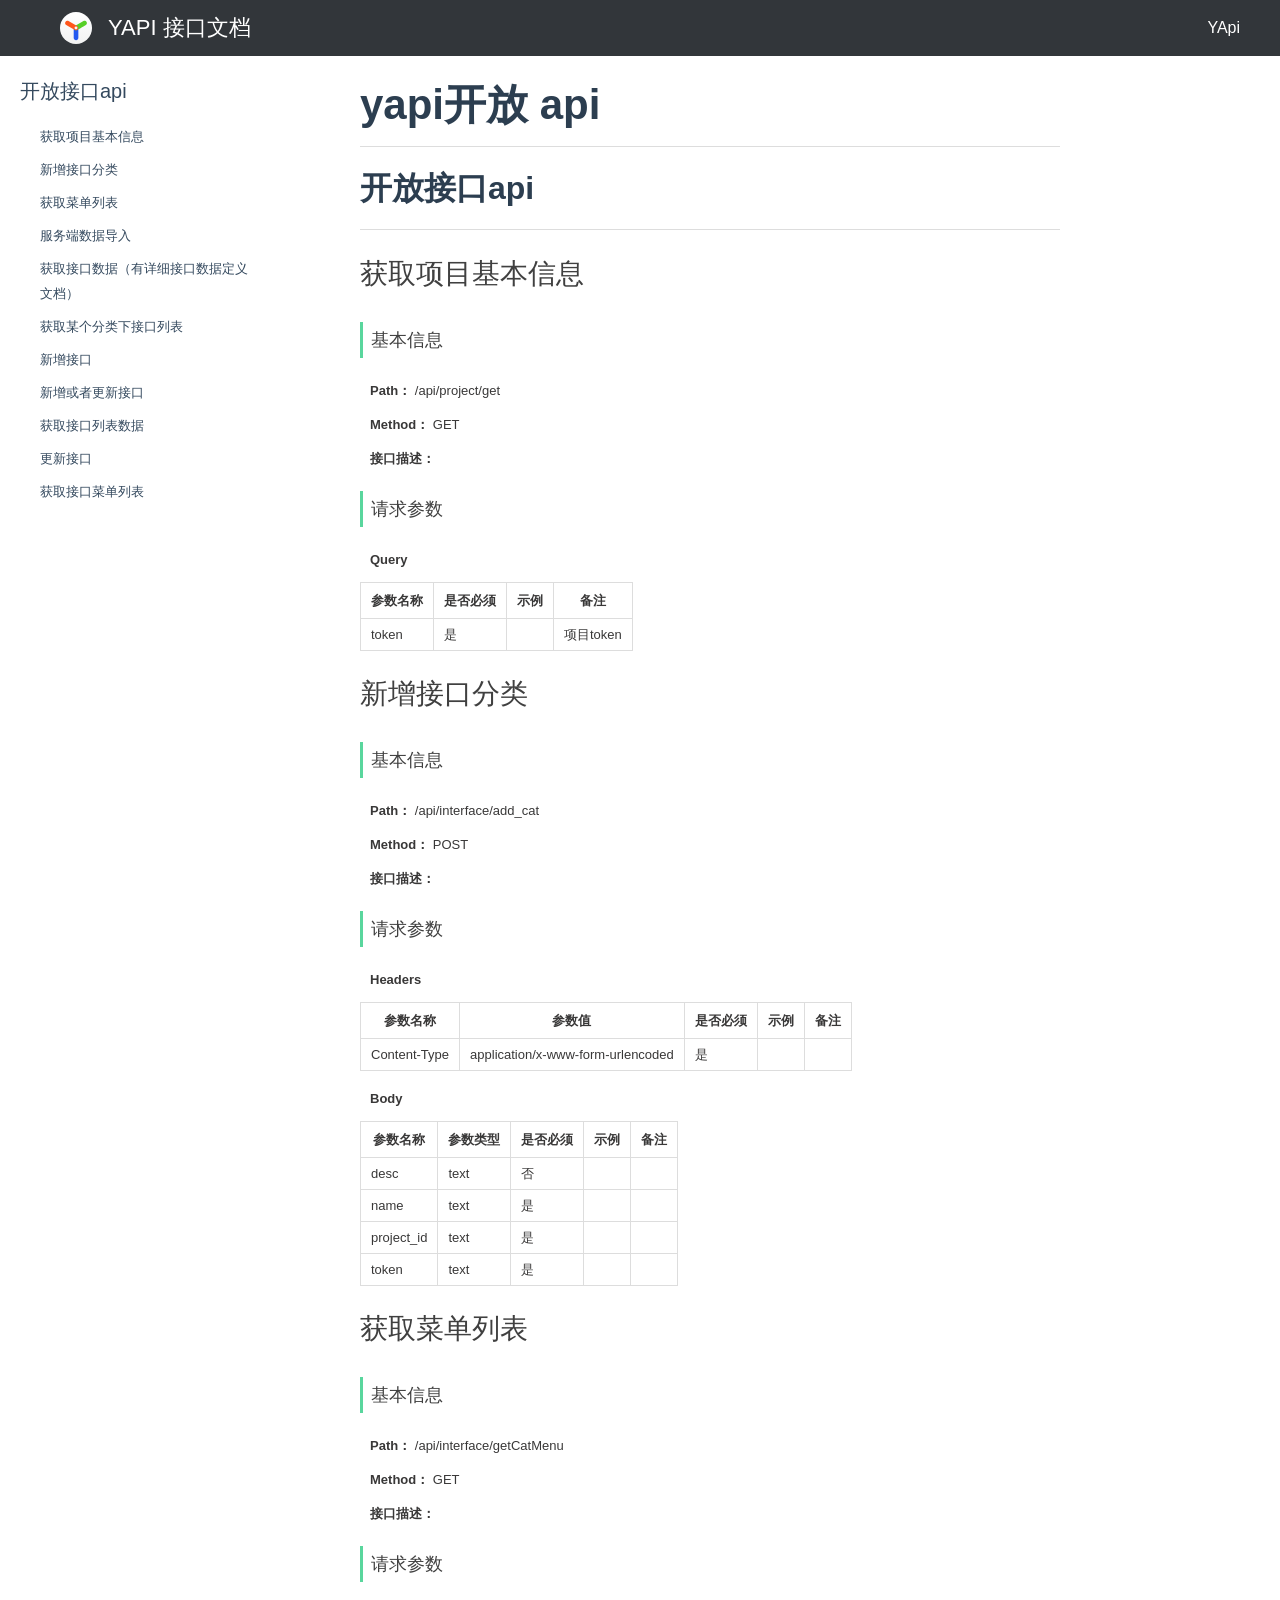
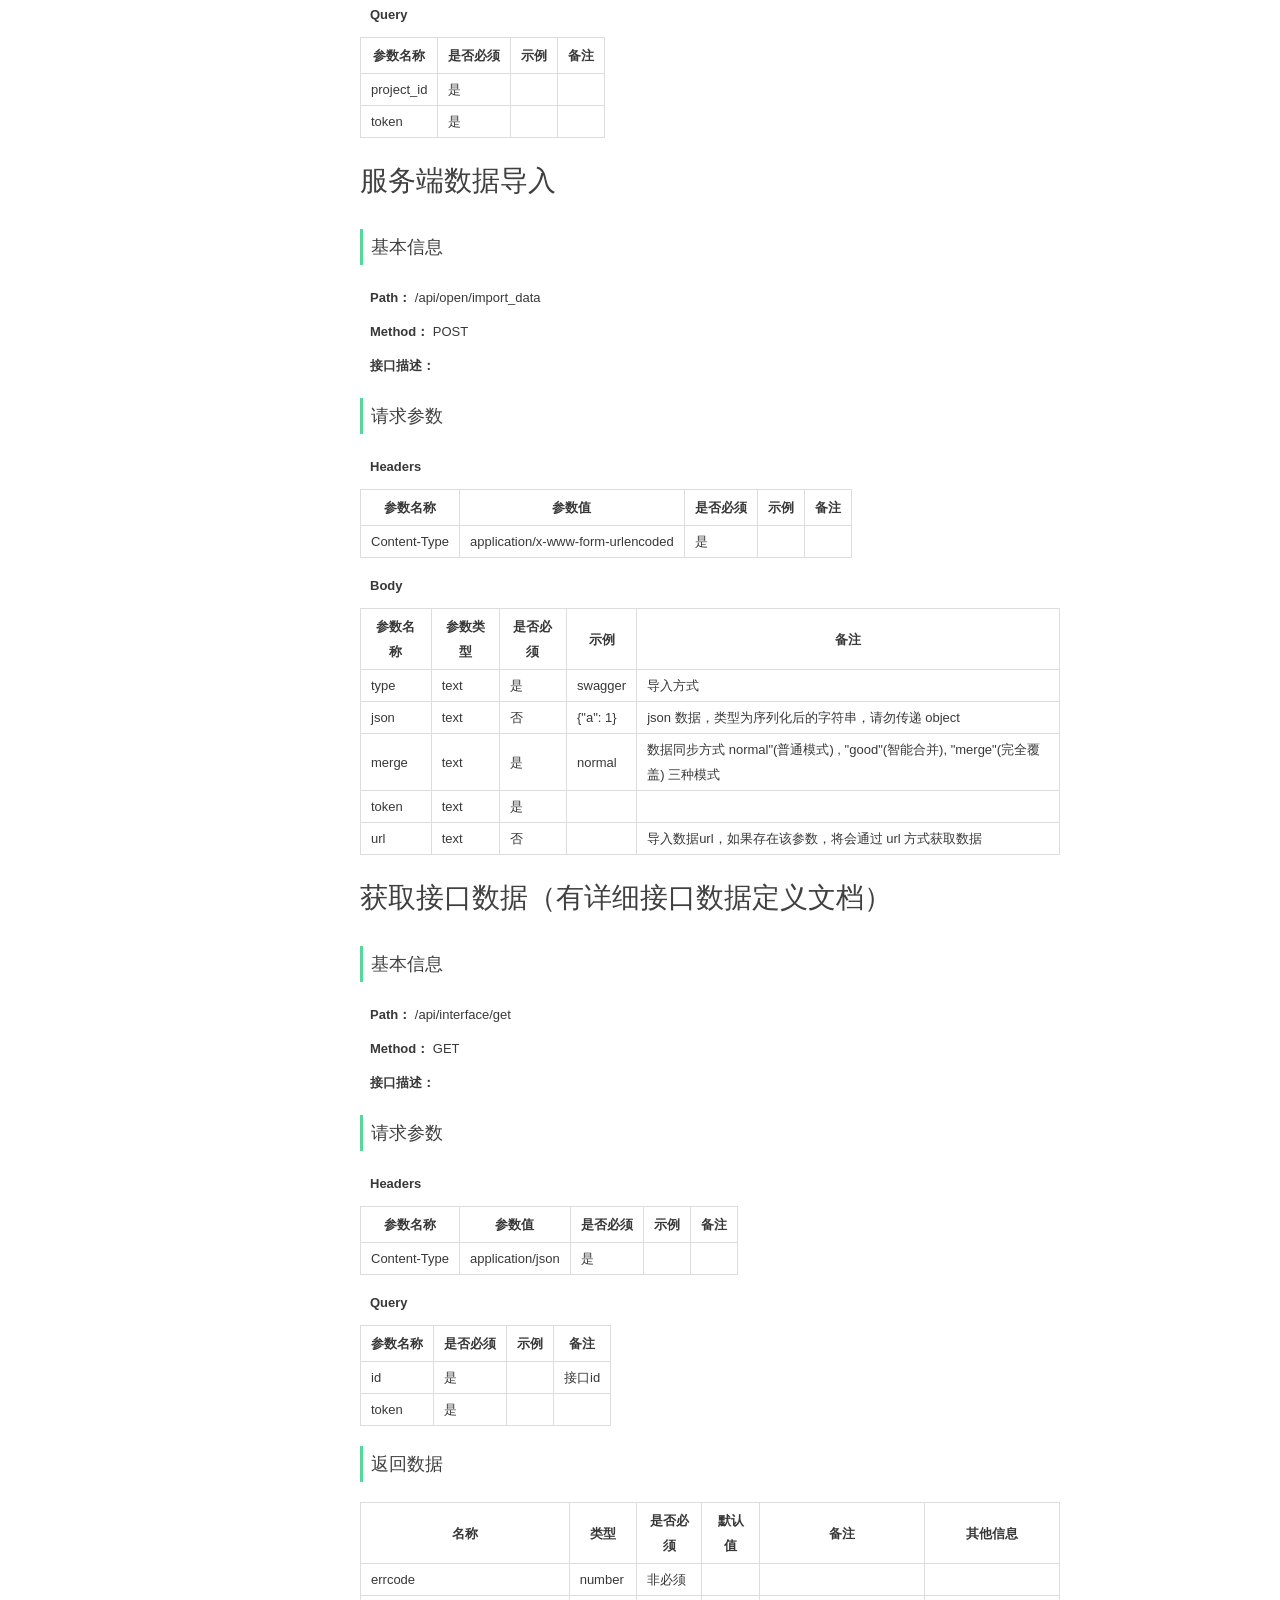
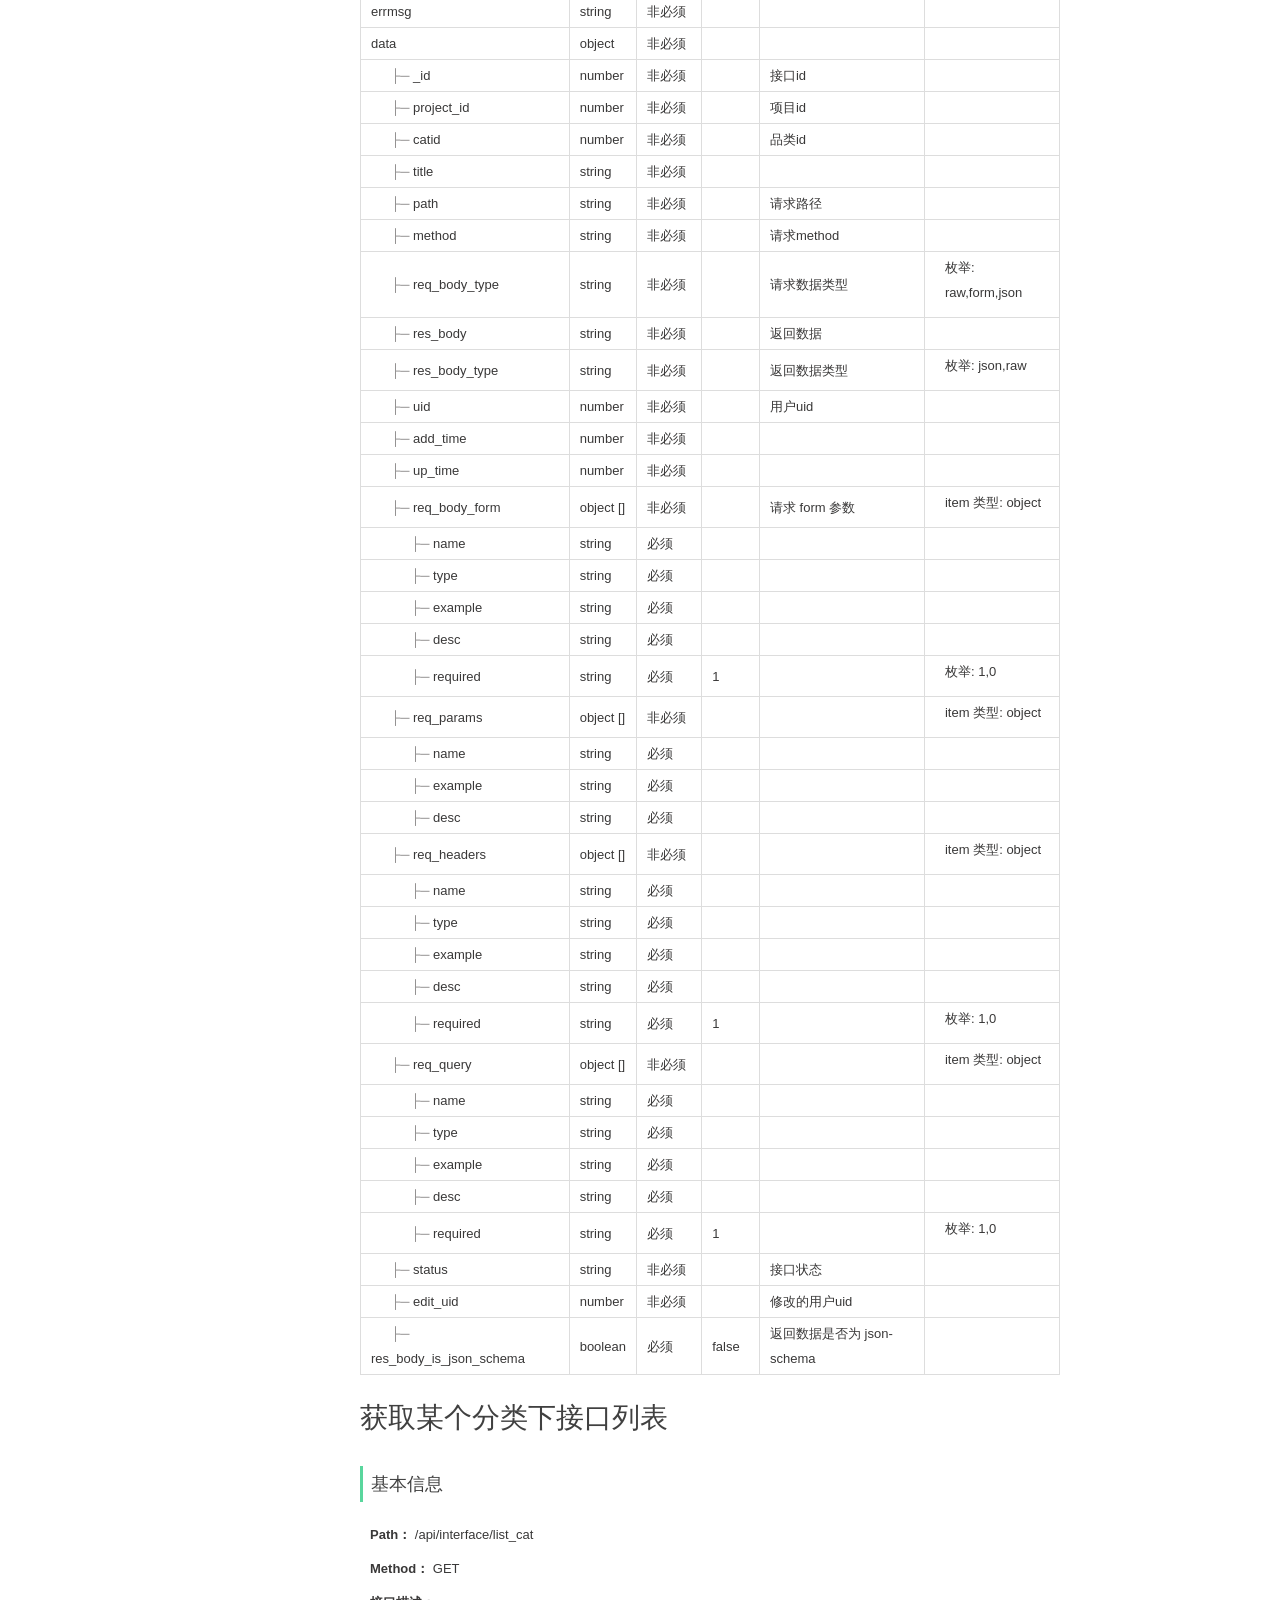
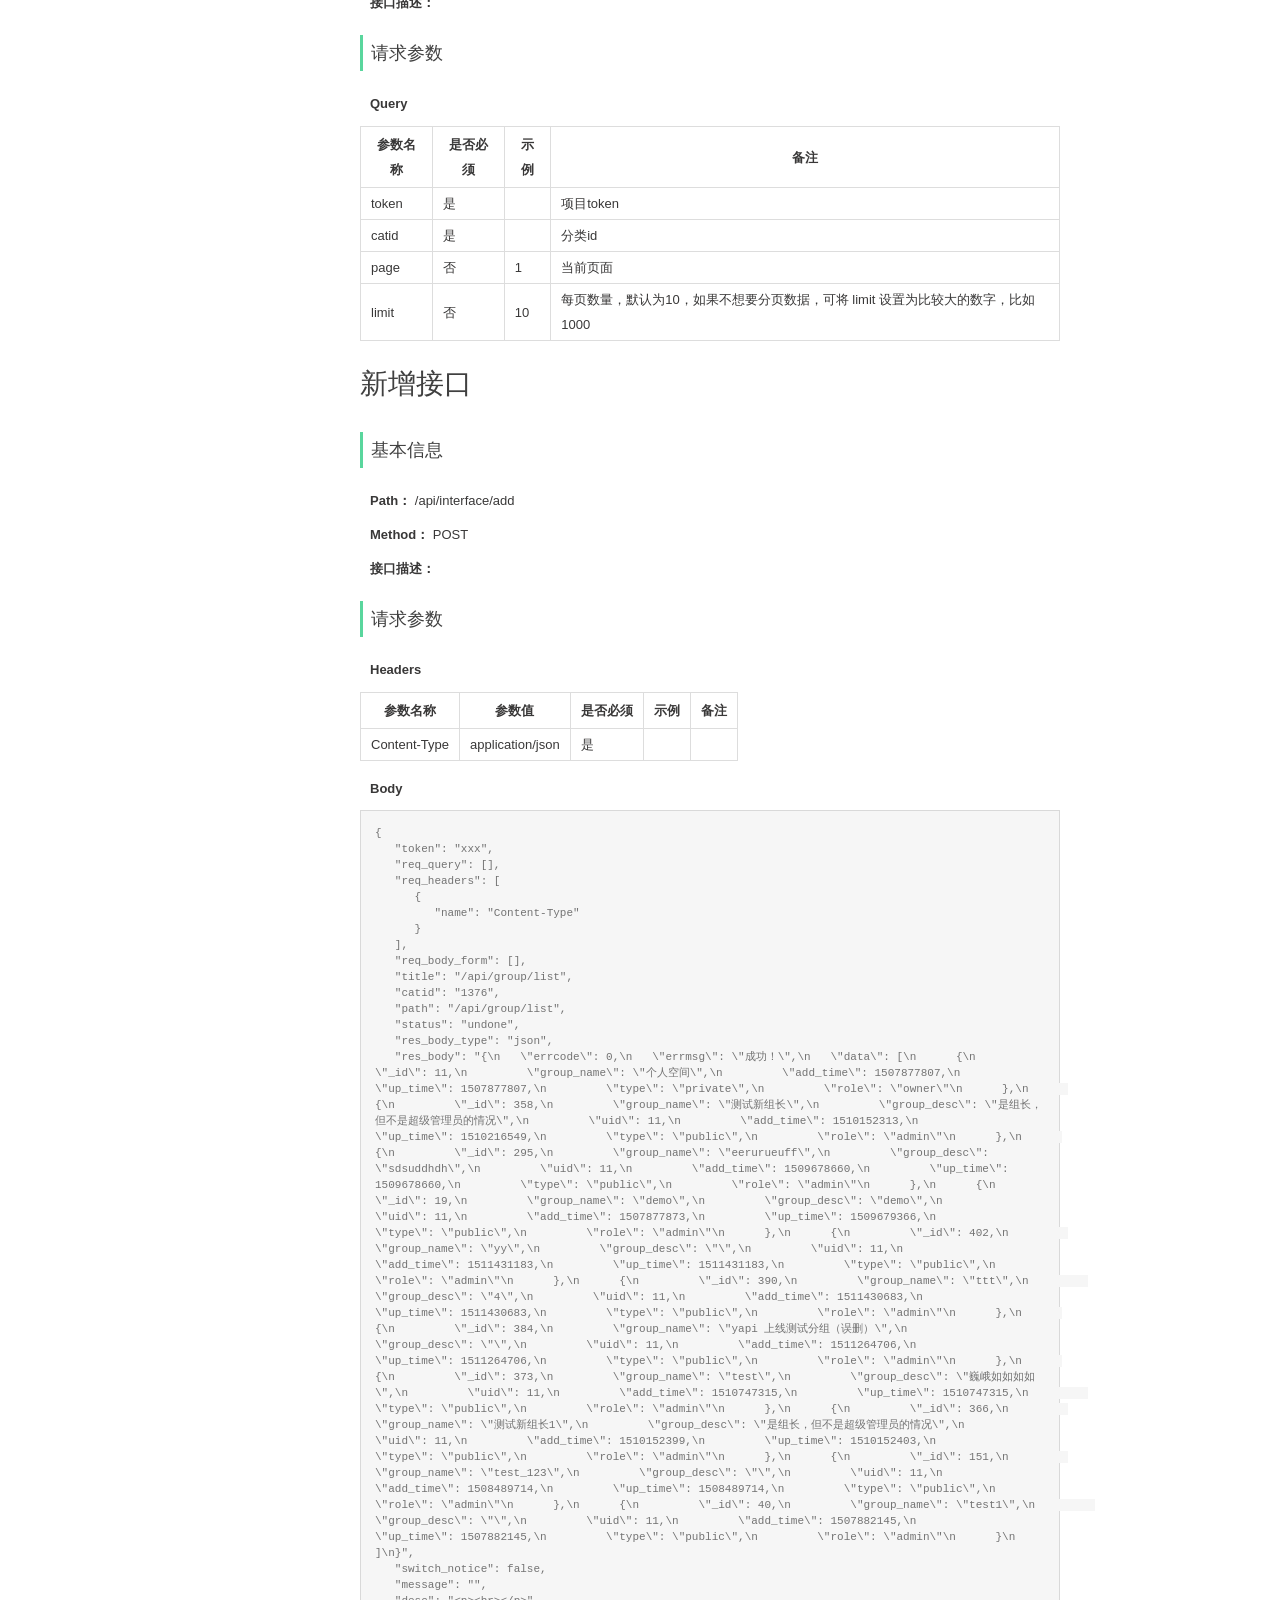
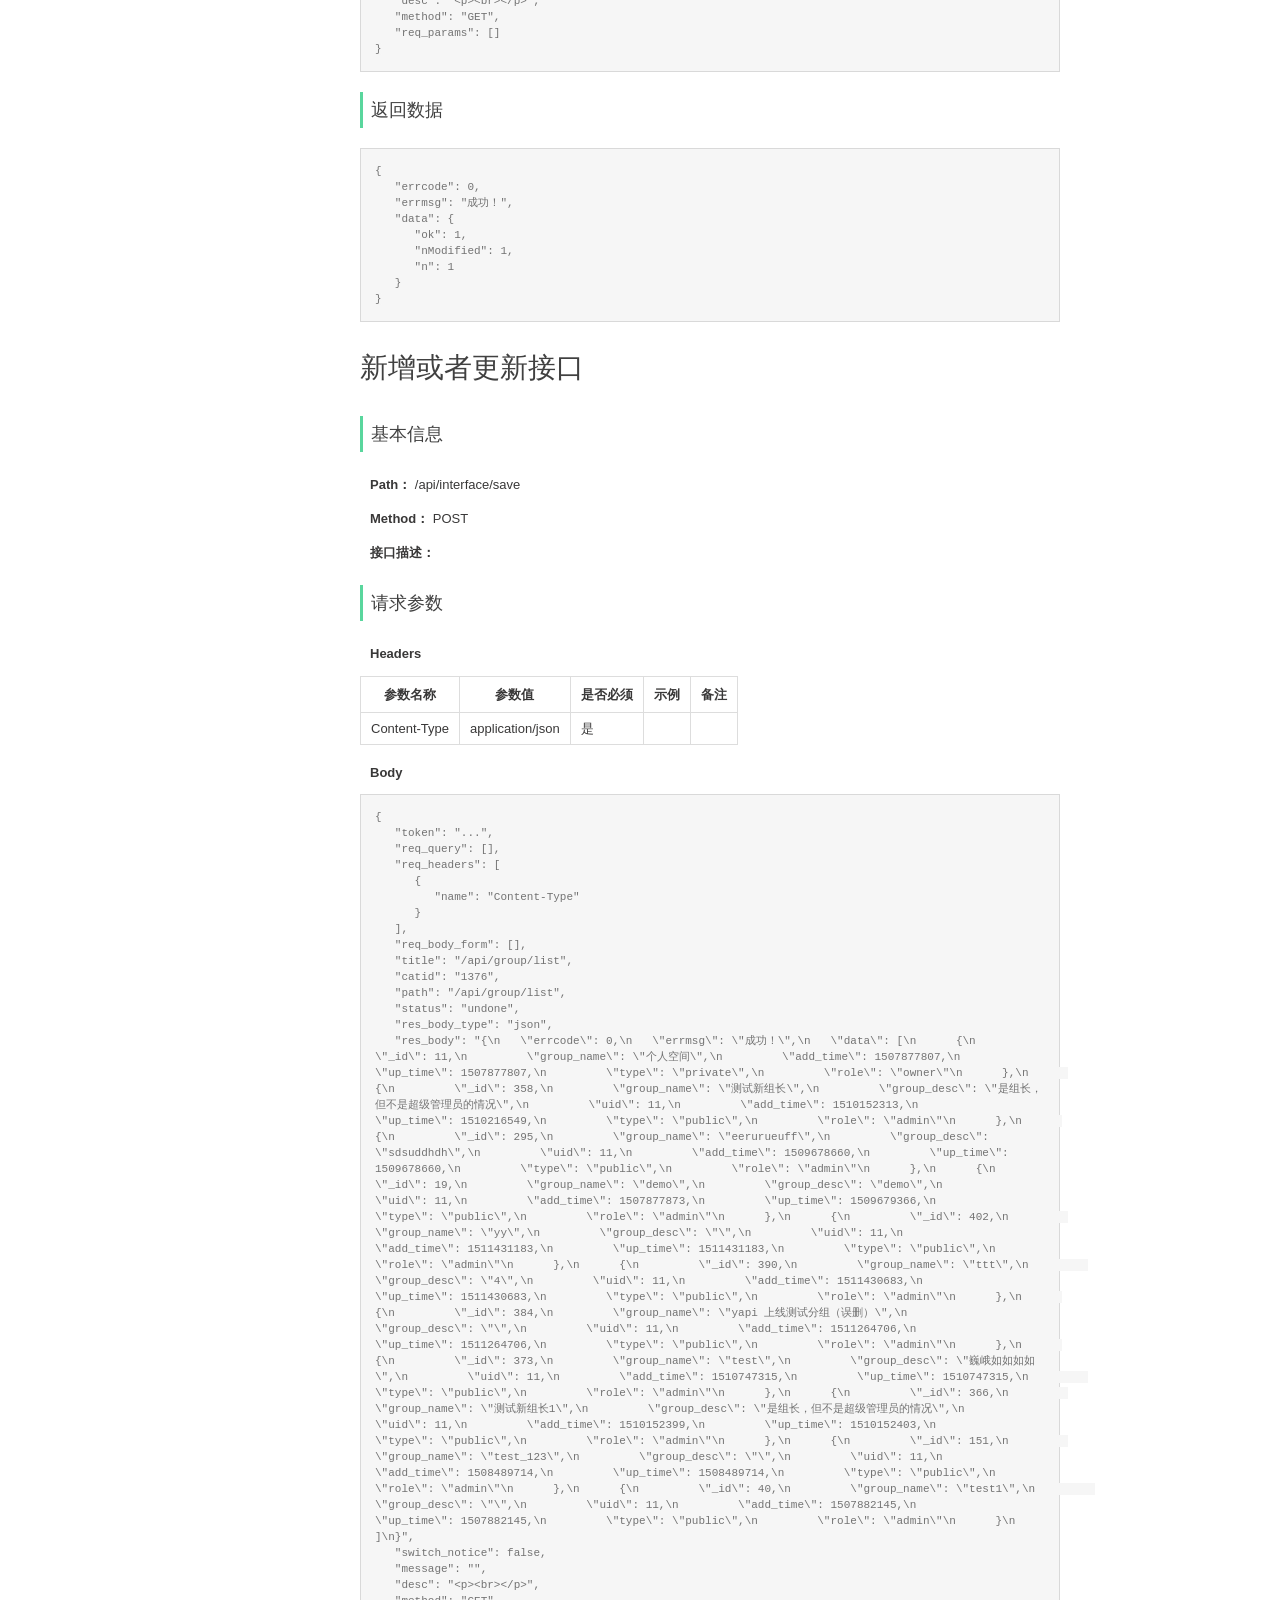
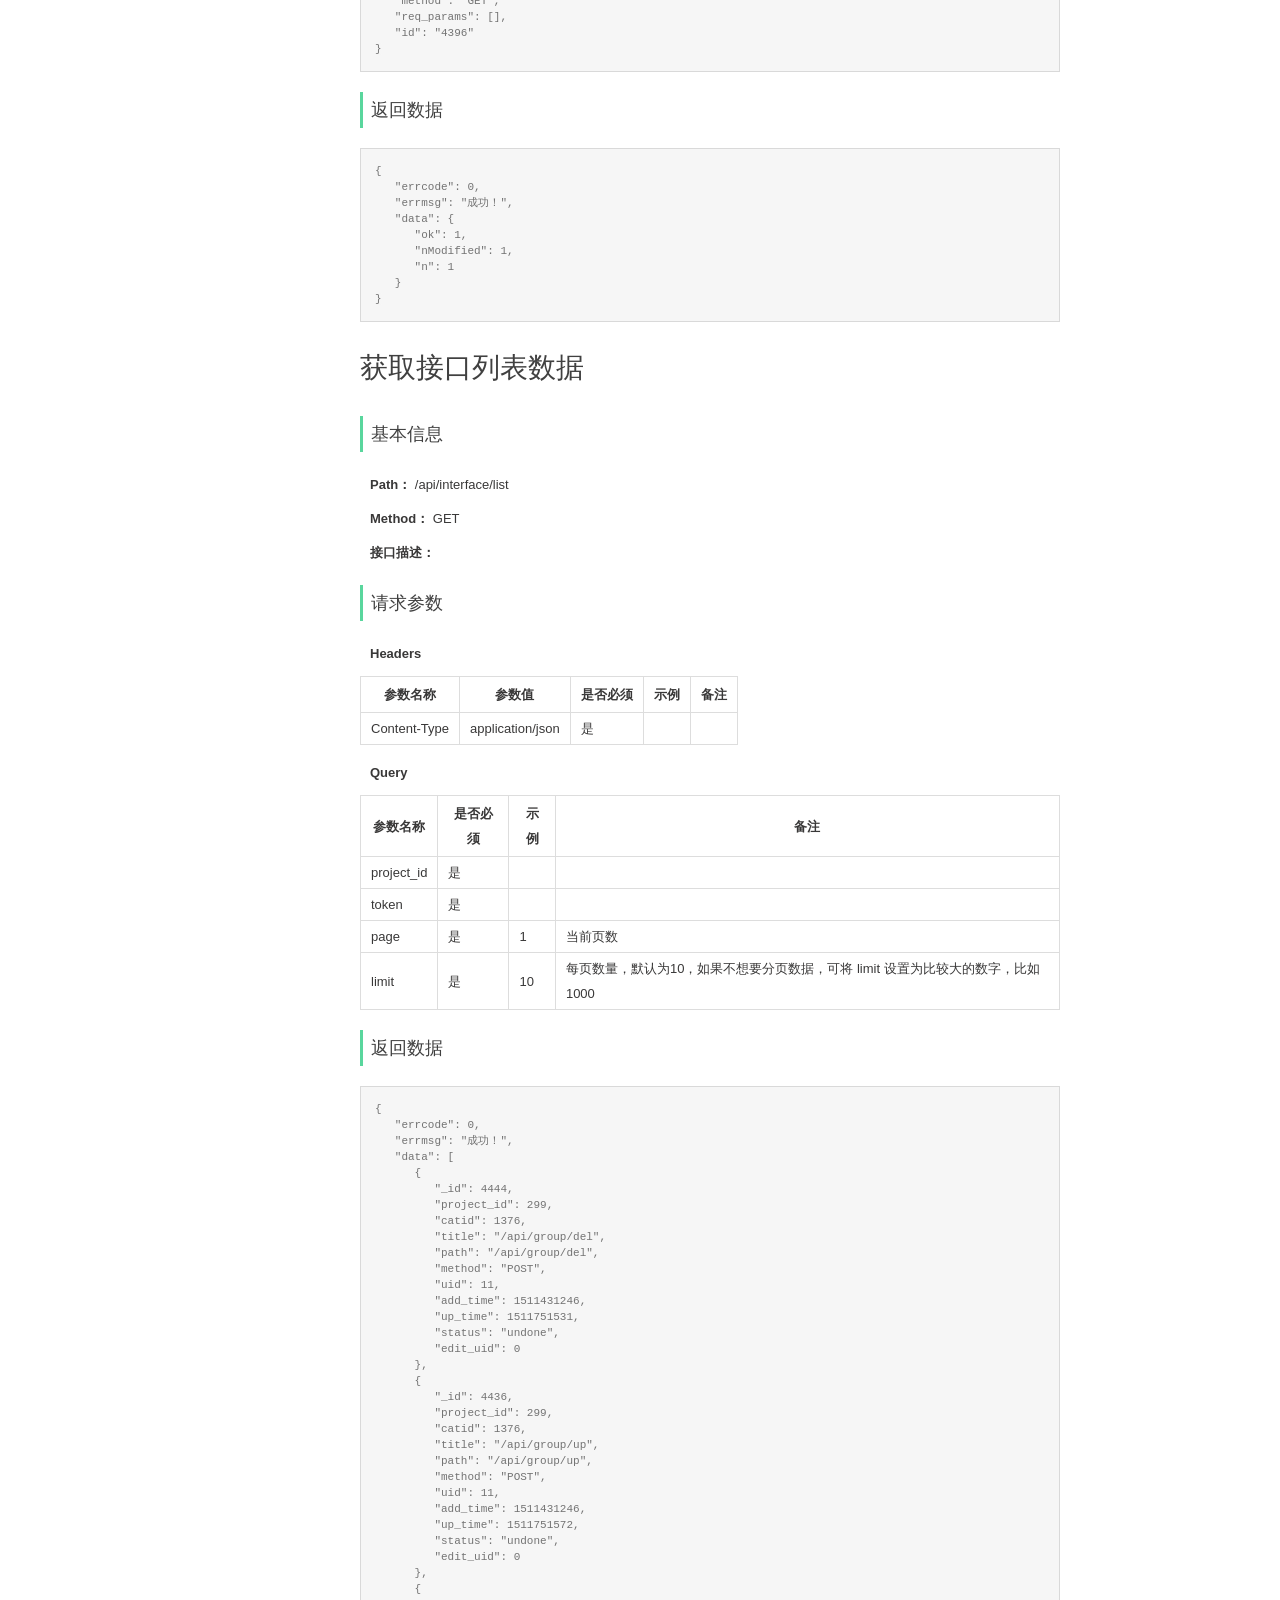
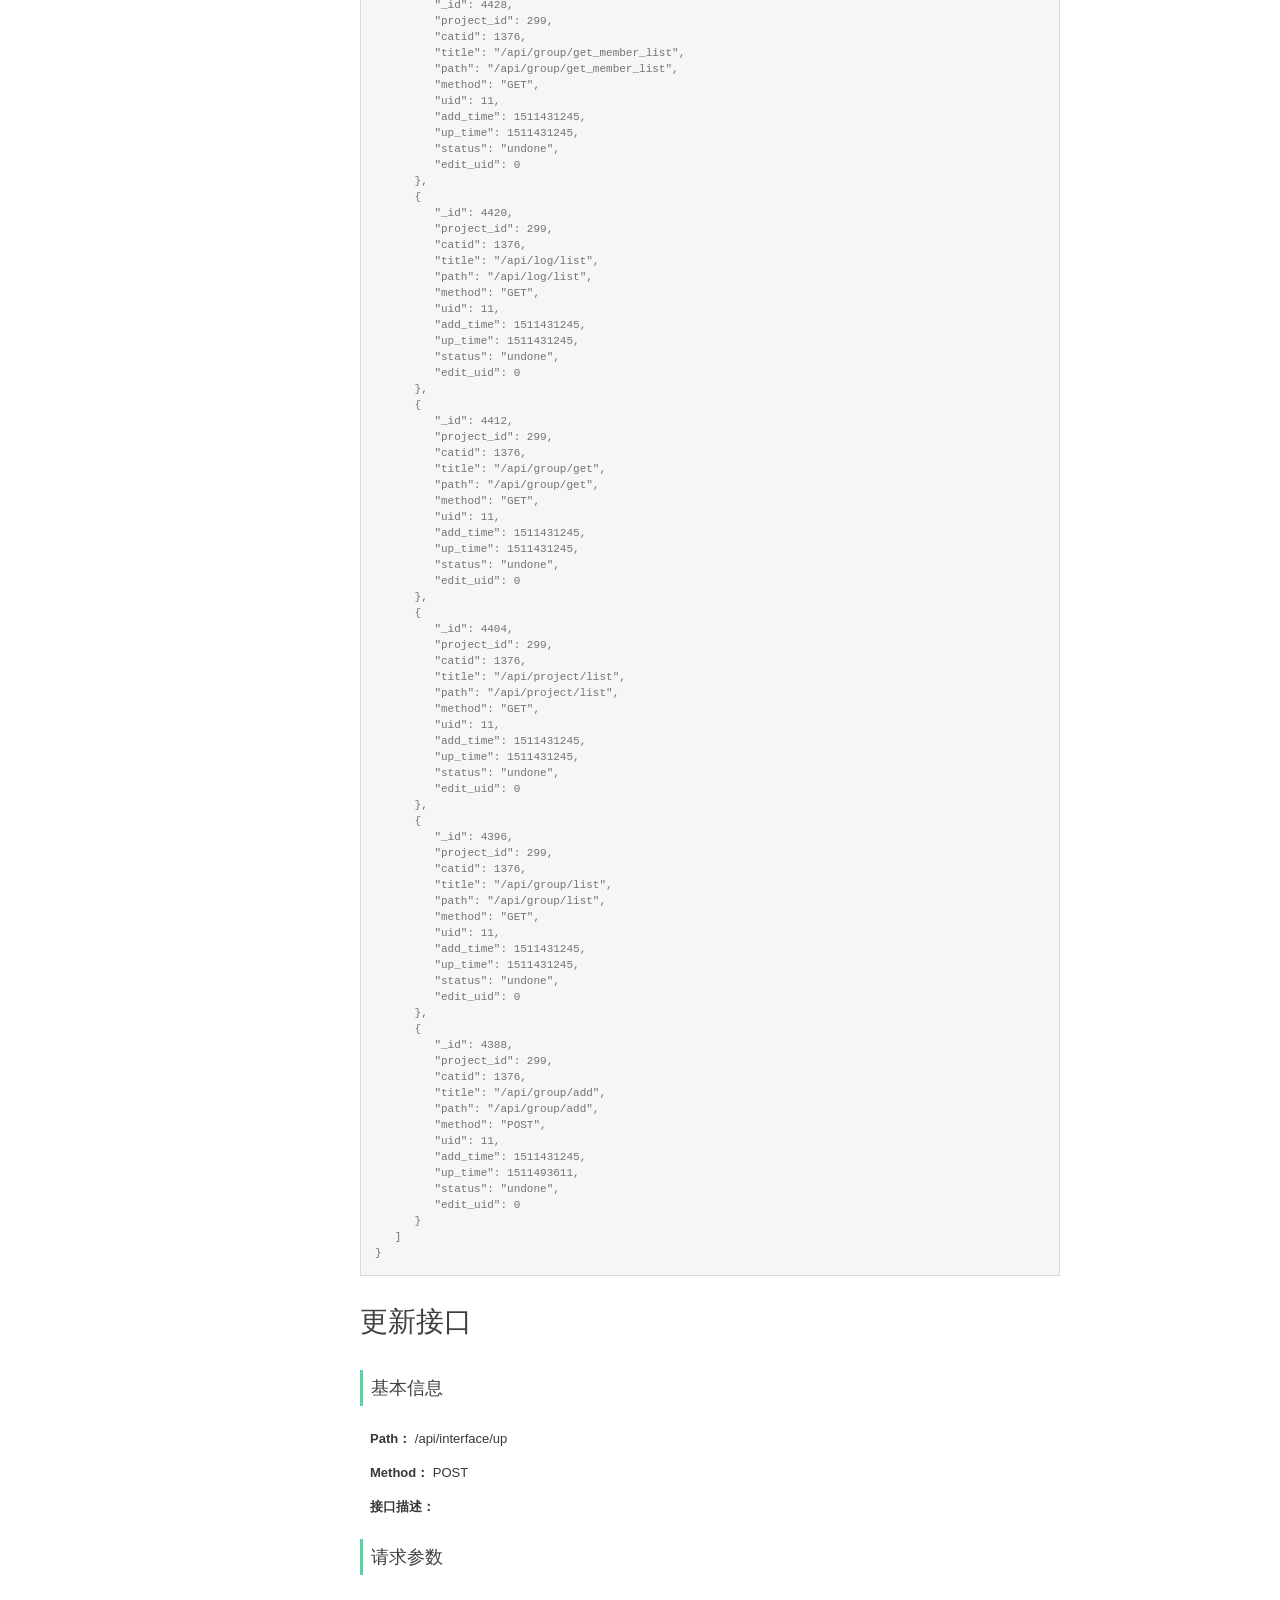
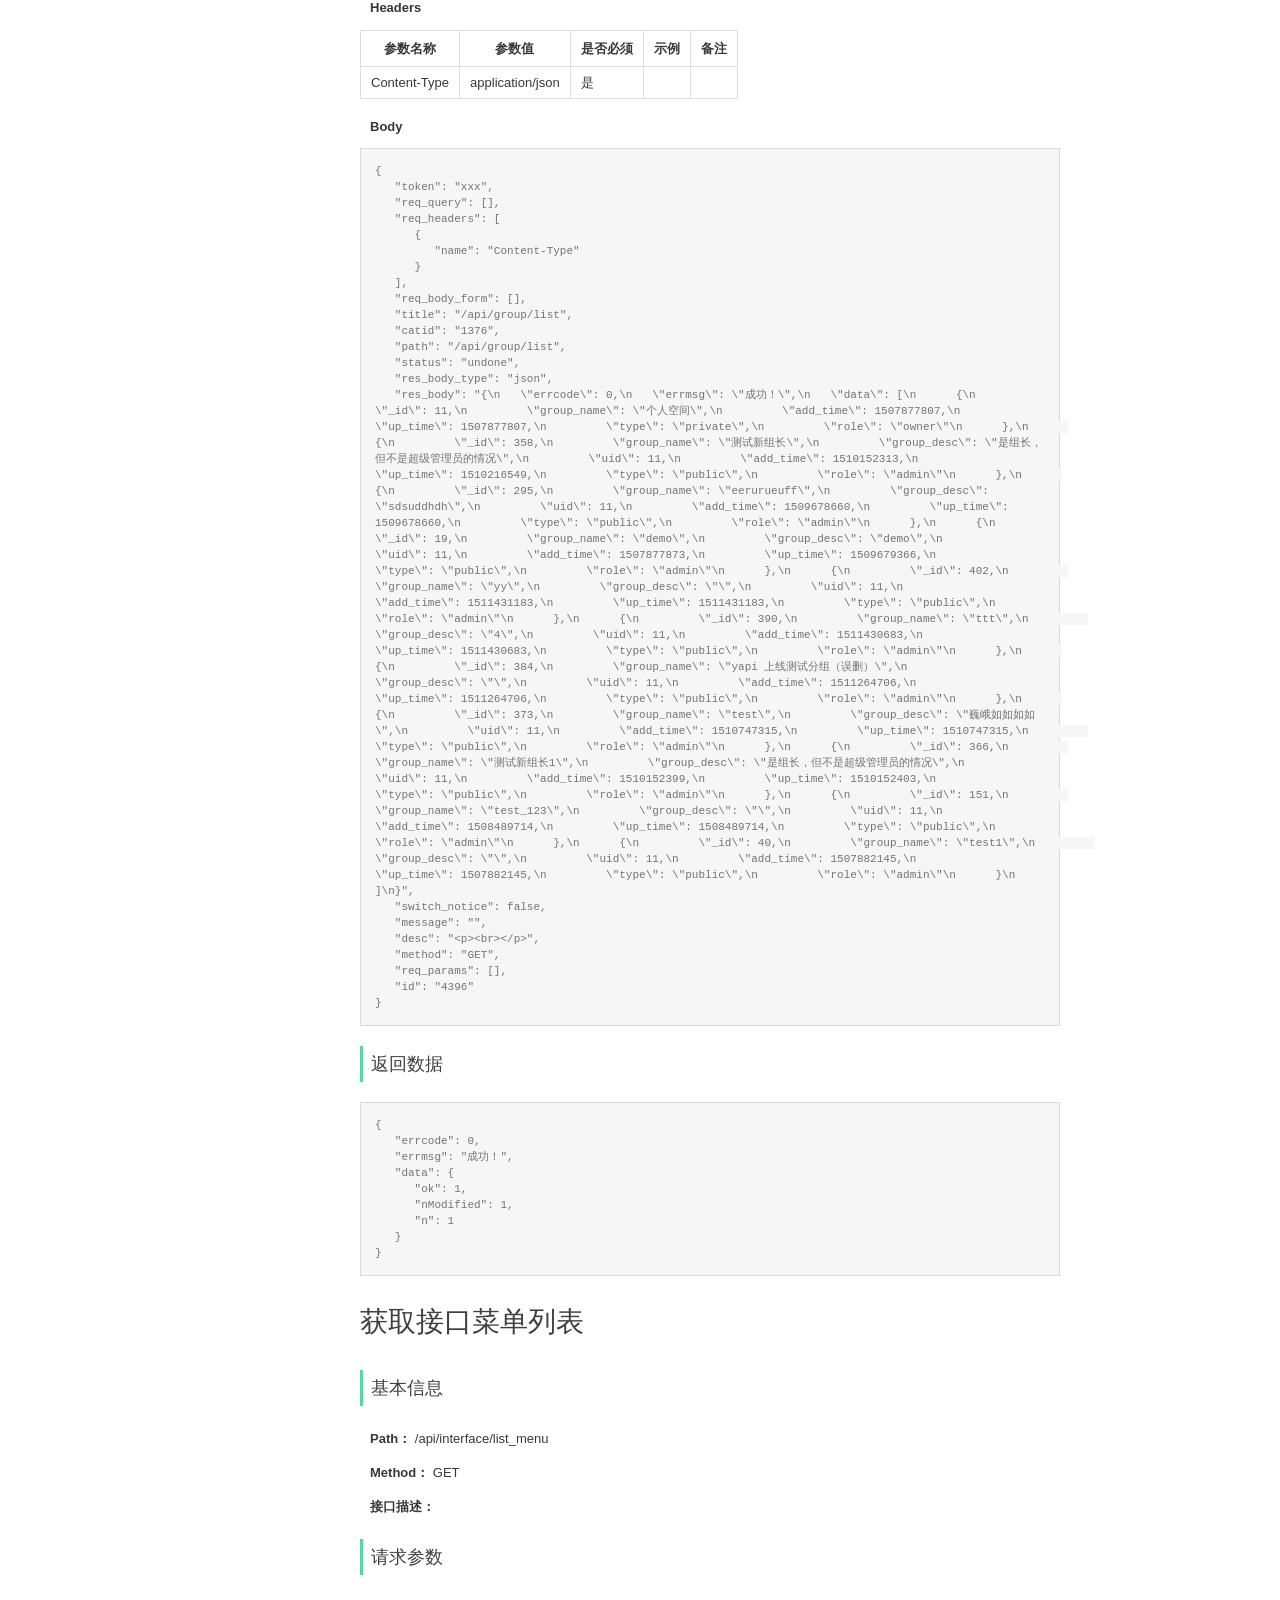
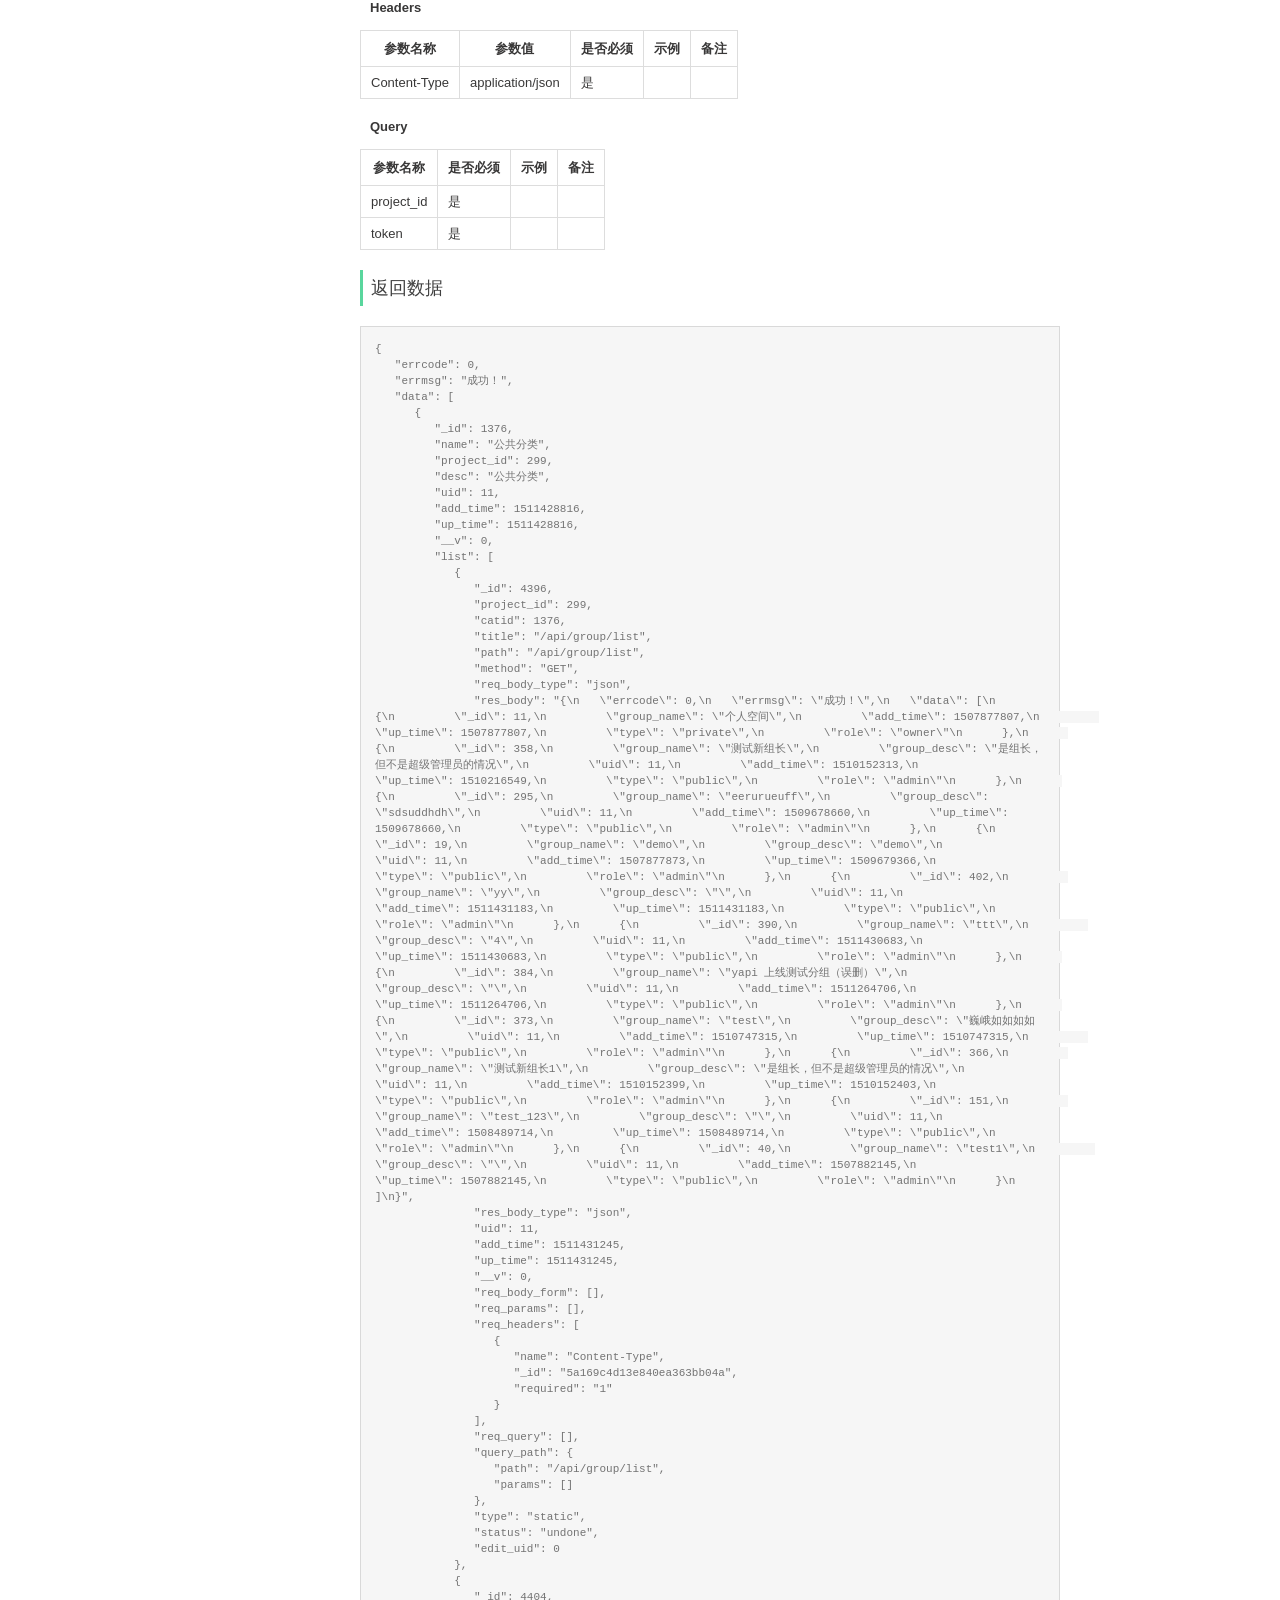
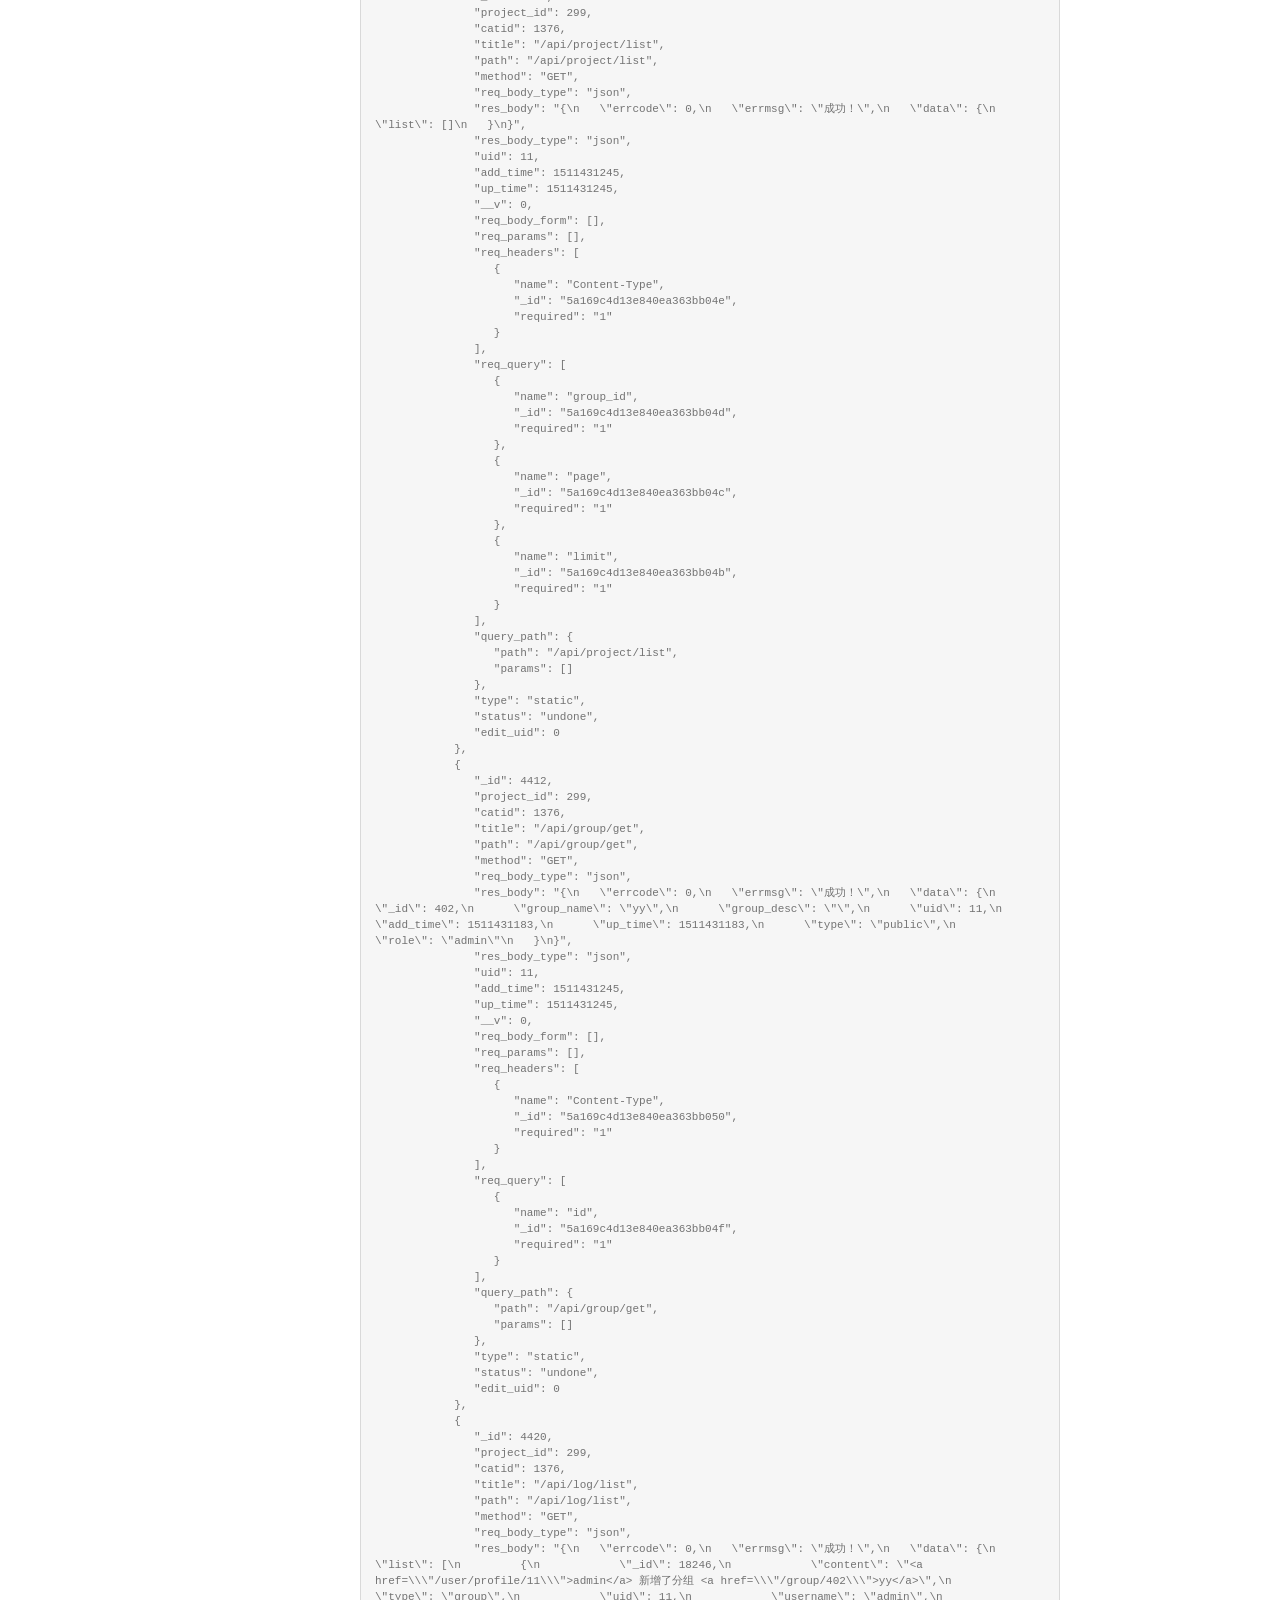
<file: docs/openapi-doc.html>
<!DOCTYPE html>
      <html>
      <head>
      <title>yapi开放 api</title>
      <meta charset="utf-8" />
      <style>@charset "UTF-8";
html,
body,
h1,
h2,
h3,
h4,
h5,
h6,
p,
blockquote {
  margin: 0;
  padding: 0;
  font-weight: normal;
  -webkit-font-smoothing: antialiased;
}

/* 设置滚动条的样式 */
::-webkit-scrollbar {
  width: 6px;
}

/* 外层轨道 */
::-webkit-scrollbar-track {
  -webkit-box-shadow: inset006pxrgba(255, 0, 0, 0.3);
  background: rgba(0, 0, 0, 0.1);
}

/* 滚动条滑块 */
::-webkit-scrollbar-thumb {
  border-radius: 4px;
  background: rgba(0, 0, 0, 0.2);
  -webkit-box-shadow: inset006pxrgba(0, 0, 0, 0.5);
}

::-webkit-scrollbar-thumb:window-inactive {
  background: rgba(0, 0, 0, 0.2);
}

body {
  font-family: -apple-system, BlinkMacSystemFont, "Segoe UI", Roboto, "Helvetica Neue", Helvetica, "PingFang SC", "Hiragino Sans GB", "Microsoft YaHei", SimSun, sans-serif;
  font-size: 13px;
  line-height: 25px;
  color: #393838;
  position: relative;
}

table {
  margin: 10px 0 15px 0;
  border-collapse: collapse;
}

td,
th {
  border: 1px solid #ddd;
  padding: 3px 10px;
}

th {
  padding: 5px 10px;
}

a, a:link, a:visited {
  color: #34495e;
  text-decoration: none;
}

a:hover, a:focus {
  color: #59d69d;
  text-decoration: none;
}

a img {
  border: none;
}

p {
  padding-left: 10px;
  margin-bottom: 9px;
}

h1,
h2,
h3,
h4,
h5,
h6 {
  color: #404040;
  line-height: 36px;
}

h1 {
  color: #2c3e50;
  font-weight: 600;
  margin-bottom: 16px;
  font-size: 32px;
  padding-bottom: 16px;
  border-bottom: 1px solid #ddd;
  line-height: 50px;
}

h2 {
  font-size: 28px;
  padding-top: 10px;
  padding-bottom: 10px;
}

h3 {
  clear: both;
  font-weight: 400;
  margin-top: 20px;
  margin-bottom: 20px;
  border-left: 3px solid #59d69d;
  padding-left: 8px;
  font-size: 18px;
}

h4 {
  font-size: 16px;
}

h5 {
  font-size: 14px;
}

h6 {
  font-size: 13px;
}

hr {
  margin: 0 0 19px;
  border: 0;
  border-bottom: 1px solid #ccc;
}

blockquote {
  padding: 13px 13px 21px 15px;
  margin-bottom: 18px;
  font-family: georgia, serif;
  font-style: italic;
}

blockquote:before {
  font-size: 40px;
  margin-left: -10px;
  font-family: georgia, serif;
  color: #eee;
}

blockquote p {
  font-size: 14px;
  font-weight: 300;
  line-height: 18px;
  margin-bottom: 0;
  font-style: italic;
}

code,
pre {
  font-family: Monaco, Andale Mono, Courier New, monospace;
}

code {
  background-color: #fee9cc;
  color: rgba(0, 0, 0, 0.75);
  padding: 1px 3px;
  font-size: 12px;
  -webkit-border-radius: 3px;
  -moz-border-radius: 3px;
  border-radius: 3px;
}

pre {
  display: block;
  padding: 14px;
  margin: 0 0 18px;
  line-height: 16px;
  font-size: 11px;
  border: 1px solid #d9d9d9;
  white-space: pre-wrap;
  word-wrap: break-word;
  background: #f6f6f6;
}

pre code {
  background-color: #f6f6f6;
  color: #737373;
  font-size: 11px;
  padding: 0;
}

sup {
  font-size: 0.83em;
  vertical-align: super;
  line-height: 0;
}

* {
  -webkit-print-color-adjust: exact;
}

@media print {
  body,
  code,
  pre code,
  h1,
  h2,
  h3,
  h4,
  h5,
  h6 {
    color: black;
  }

  table,
  pre {
    page-break-inside: avoid;
  }
}
html,
body {
  height: 100%;
}

.table-of-contents {
  position: fixed;
  top: 61px;
  left: 0;
  bottom: 0;
  overflow-x: hidden;
  overflow-y: auto;
  width: 260px;
}

.table-of-contents > ul > li > a {
  font-size: 20px;
  margin-bottom: 16px;
  margin-top: 16px;
}

.table-of-contents ul {
  overflow: auto;
  margin: 0px;
  height: 100%;
  padding: 0px 0px;
  box-sizing: border-box;
  list-style-type: none;
}

.table-of-contents ul li {
  padding-left: 20px;
}

.table-of-contents a {
  padding: 2px 0px;
  display: block;
  text-decoration: none;
}

.content-right {
  max-width: 700px;
  margin-left: 290px;
  padding-left: 70px;
  flex-grow: 1;
}
.content-right h2:target {
  padding-top: 80px;
}

body > p {
  margin-left: 30px;
}

body > table {
  margin-left: 30px;
}

body > pre {
  margin-left: 30px;
}

.curProject {
  position: fixed;
  top: 20px;
  font-size: 25px;
  color: black;
  margin-left: -240px;
  width: 240px;
  padding: 5px;
  line-height: 25px;
  box-sizing: border-box;
}

.g-doc {
  margin-top: 56px;
  padding-top: 24px;
  display: flex;
}

.curproject-name {
  font-size: 42px;
}

.m-header {
  background: #32363a;
  height: 56px;
  line-height: 56px;
  padding-left: 60px;
  display: flex;
  align-items: center;
  position: fixed;
  z-index: 9;
  top: 0;
  left: 0;
  right: 0;
}
.m-header .title {
  font-size: 22px;
  color: #fff;
  font-weight: normal;
  -webkit-font-smoothing: antialiased;
  margin: 0;
  margin-left: 16px;
  padding: 0;
  line-height: 56px;
  border: none;
}
.m-header .nav {
  color: #fff;
  font-size: 16px;
  position: absolute;
  right: 32px;
  top: 0;
}
.m-header .nav a {
  color: #fff;
  margin-left: 16px;
  padding: 8px;
  transition: color .2s;
}
.m-header .nav a:hover {
  color: #59d69d;
}

.m-footer {
  border-top: 1px solid #ddd;
  padding-top: 16px;
  padding-bottom: 16px;
}

/*# sourceMappingURL=defaultTheme.css.map */
</style>
      </head>
      <body>
        <div class="m-header">
          <a href="#" style="display: inherit;"><svg class="svg" width="32px" height="32px" viewBox="0 0 64 64" version="1.1"><title>Icon</title><desc>Created with Sketch.</desc><defs><linearGradient x1="50%" y1="0%" x2="50%" y2="100%" id="linearGradient-1"><stop stop-color="#FFFFFF" offset="0%"></stop><stop stop-color="#F2F2F2" offset="100%"></stop></linearGradient><circle id="path-2" cx="31.9988602" cy="31.9988602" r="2.92886048"></circle><filter x="-85.4%" y="-68.3%" width="270.7%" height="270.7%" filterUnits="objectBoundingBox" id="filter-3"><feOffset dx="0" dy="1" in="SourceAlpha" result="shadowOffsetOuter1"></feOffset><feGaussianBlur stdDeviation="1.5" in="shadowOffsetOuter1" result="shadowBlurOuter1"></feGaussianBlur><feColorMatrix values="0 0 0 0 0   0 0 0 0 0   0 0 0 0 0  0 0 0 0.159703351 0" type="matrix" in="shadowBlurOuter1"></feColorMatrix></filter></defs><g id="首页" stroke="none" stroke-width="1" fill="none" fill-rule="evenodd"><g id="大屏幕"><g id="Icon"><circle id="Oval-1" fill="url(#linearGradient-1)" cx="32" cy="32" r="32"></circle><path d="M36.7078009,31.8054514 L36.7078009,51.7110548 C36.7078009,54.2844537 34.6258634,56.3695395 32.0579205,56.3695395 C29.4899777,56.3695395 27.4099998,54.0704461 27.4099998,51.7941246 L27.4099998,31.8061972 C27.4099998,29.528395 29.4909575,27.218453 32.0589004,27.230043 C34.6268432,27.241633 36.7078009,29.528395 36.7078009,31.8054514 Z" id="blue" fill="#2359F1" fill-rule="nonzero"></path><path d="M45.2586091,17.1026914 C45.2586091,17.1026914 45.5657231,34.0524383 45.2345291,37.01141 C44.9033351,39.9703817 43.1767091,41.6667796 40.6088126,41.6667796 C38.040916,41.6667796 35.9609757,39.3676862 35.9609757,37.0913646 L35.9609757,17.1034372 C35.9609757,14.825635 38.0418959,12.515693 40.6097924,12.527283 C43.177689,12.538873 45.2586091,14.825635 45.2586091,17.1026914 Z" id="green" fill="#57CF27" fill-rule="nonzero" transform="translate(40.674608, 27.097010) rotate(60.000000) translate(-40.674608, -27.097010) "></path><path d="M28.0410158,17.0465598 L28.0410158,36.9521632 C28.0410158,39.525562 25.9591158,41.6106479 23.3912193,41.6106479 C20.8233227,41.6106479 18.7433824,39.3115545 18.7433824,37.035233 L18.7433824,17.0473055 C18.7433824,14.7695034 20.8243026,12.4595614 23.3921991,12.4711513 C25.9600956,12.4827413 28.0410158,14.7695034 28.0410158,17.0465598 Z" id="red" fill="#FF561B" fill-rule="nonzero" transform="translate(23.392199, 27.040878) rotate(-60.000000) translate(-23.392199, -27.040878) "></path><g id="inner-round"><use fill="black" fill-opacity="1" filter="url(#filter-3)" xmlns:xlink="http://www.w3.org/1999/xlink" xlink:href="#path-2"></use><use fill="#F7F7F7" fill-rule="evenodd" xmlns:xlink="http://www.w3.org/1999/xlink" xlink:href="#path-2"></use></g></g></g></g></svg></a>
          <a href="#"><h1 class="title">YAPI 接口文档</h1></a>
          <div class="nav">
            <a href="https://hellosean1025.github.io/yapi">YApi</a>
          </div>
        </div>
        <div class="g-doc">
          <div class="table-of-contents"><ul><li><a href="#u5f00u653eu63a5u53e3api">开放接口api</a><ul><li><a href="#u83b7u53d6u9879u76eeu57fau672cu4fe1u606f0a3ca20id3du83b7u53d6u9879u76eeu57fau672cu4fe1u606f3e203ca3e">获取项目基本信息
<a id=获取项目基本信息> </a></a></li><li><a href="#u65b0u589eu63a5u53e3u5206u7c7b0a3ca20id3du65b0u589eu63a5u53e3u5206u7c7b3e203ca3e">新增接口分类
<a id=新增接口分类> </a></a></li><li><a href="#u83b7u53d6u83dcu5355u5217u88680a3ca20id3du83b7u53d6u83dcu5355u5217u88683e203ca3e">获取菜单列表
<a id=获取菜单列表> </a></a></li><li><a href="#u670du52a1u7aefu6570u636eu5bfcu51650a3ca20id3du670du52a1u7aefu6570u636eu5bfcu51653e203ca3e">服务端数据导入
<a id=服务端数据导入> </a></a></li><li><a href="#[base64]">获取接口数据（有详细接口数据定义文档）
<a id=获取接口数据（有详细接口数据定义文档）> </a></a></li><li><a href="#u83b7u53d6u67d0u4e2au5206u7c7bu4e0bu63a5u53e3u5217u88680a3ca20id3du83b7u53d6u67d0u4e2au5206u7c7bu4e0bu63a5u53e3u5217u88683e203ca3e">获取某个分类下接口列表
<a id=获取某个分类下接口列表> </a></a></li><li><a href="#u65b0u589eu63a5u53e30a3ca20id3du65b0u589eu63a5u53e33e203ca3e">新增接口
<a id=新增接口> </a></a></li><li><a href="#u65b0u589eu6216u8005u66f4u65b0u63a5u53e30a3ca20id3du65b0u589eu6216u8005u66f4u65b0u63a5u53e33e203ca3e">新增或者更新接口
<a id=新增或者更新接口> </a></a></li><li><a href="#u83b7u53d6u63a5u53e3u5217u8868u6570u636e0a3ca20id3du83b7u53d6u63a5u53e3u5217u8868u6570u636e3e203ca3e">获取接口列表数据
<a id=获取接口列表数据> </a></a></li><li><a href="#u66f4u65b0u63a5u53e30a3ca20id3du66f4u65b0u63a5u53e33e203ca3e">更新接口
<a id=更新接口> </a></a></li><li><a href="#u83b7u53d6u63a5u53e3u83dcu5355u5217u88680a3ca20id3du83b7u53d6u63a5u53e3u83dcu5355u5217u88683e203ca3e">获取接口菜单列表
<a id=获取接口菜单列表> </a></a></li></ul></li></ul></div>
          <div id="right" class="content-right">
           <h1 class="curproject-name"> yapi开放 api </h1> 
<h1 id="u5f00u653eu63a5u53e3api">开放接口api</h1>
<p></p>
<h2 id="u83b7u53d6u9879u76eeu57fau672cu4fe1u606f0a3ca20id3du83b7u53d6u9879u76eeu57fau672cu4fe1u606f3e203ca3e">获取项目基本信息
<a id=获取项目基本信息> </a></h2>
<p></p>
<h3 id="">基本信息</h3>
<p><strong>Path：</strong> /api/project/get</p>
<p><strong>Method：</strong> GET</p>
<p><strong>接口描述：</strong></p>
<h3 id="-2">请求参数</h3>
<p><strong>Query</strong></p>
<table>
<thead>
<tr>
<th>参数名称</th>
<th>是否必须</th>
<th>示例</th>
<th>备注</th>
</tr>
</thead>
<tbody>
<tr>
<td>token</td>
<td>是</td>
<td></td>
<td>项目token</td>
</tr>
</tbody>
</table>
<h2 id="u65b0u589eu63a5u53e3u5206u7c7b0a3ca20id3du65b0u589eu63a5u53e3u5206u7c7b3e203ca3e">新增接口分类
<a id=新增接口分类> </a></h2>
<p></p>
<h3 id="-3">基本信息</h3>
<p><strong>Path：</strong> /api/interface/add_cat</p>
<p><strong>Method：</strong> POST</p>
<p><strong>接口描述：</strong></p>
<h3 id="-4">请求参数</h3>
<p><strong>Headers</strong></p>
<table>
<thead>
<tr>
<th>参数名称</th>
<th>参数值</th>
<th>是否必须</th>
<th>示例</th>
<th>备注</th>
</tr>
</thead>
<tbody>
<tr>
<td>Content-Type</td>
<td>application/x-www-form-urlencoded</td>
<td>是</td>
<td></td>
<td></td>
</tr>
</tbody>
</table>
<p><strong>Body</strong></p>
<table>
<thead>
<tr>
<th>参数名称</th>
<th>参数类型</th>
<th>是否必须</th>
<th>示例</th>
<th>备注</th>
</tr>
</thead>
<tbody>
<tr>
<td>desc</td>
<td>text</td>
<td>否</td>
<td></td>
<td></td>
</tr>
<tr>
<td>name</td>
<td>text</td>
<td>是</td>
<td></td>
<td></td>
</tr>
<tr>
<td>project_id</td>
<td>text</td>
<td>是</td>
<td></td>
<td></td>
</tr>
<tr>
<td>token</td>
<td>text</td>
<td>是</td>
<td></td>
<td></td>
</tr>
</tbody>
</table>
<h2 id="u83b7u53d6u83dcu5355u5217u88680a3ca20id3du83b7u53d6u83dcu5355u5217u88683e203ca3e">获取菜单列表
<a id=获取菜单列表> </a></h2>
<p></p>
<h3 id="-5">基本信息</h3>
<p><strong>Path：</strong> /api/interface/getCatMenu</p>
<p><strong>Method：</strong> GET</p>
<p><strong>接口描述：</strong></p>
<h3 id="-6">请求参数</h3>
<p><strong>Query</strong></p>
<table>
<thead>
<tr>
<th>参数名称</th>
<th>是否必须</th>
<th>示例</th>
<th>备注</th>
</tr>
</thead>
<tbody>
<tr>
<td>project_id</td>
<td>是</td>
<td></td>
<td></td>
</tr>
<tr>
<td>token</td>
<td>是</td>
<td></td>
<td></td>
</tr>
</tbody>
</table>
<h2 id="u670du52a1u7aefu6570u636eu5bfcu51650a3ca20id3du670du52a1u7aefu6570u636eu5bfcu51653e203ca3e">服务端数据导入
<a id=服务端数据导入> </a></h2>
<p></p>
<h3 id="-7">基本信息</h3>
<p><strong>Path：</strong> /api/open/import_data</p>
<p><strong>Method：</strong> POST</p>
<p><strong>接口描述：</strong></p>
<h3 id="-8">请求参数</h3>
<p><strong>Headers</strong></p>
<table>
<thead>
<tr>
<th>参数名称</th>
<th>参数值</th>
<th>是否必须</th>
<th>示例</th>
<th>备注</th>
</tr>
</thead>
<tbody>
<tr>
<td>Content-Type</td>
<td>application/x-www-form-urlencoded</td>
<td>是</td>
<td></td>
<td></td>
</tr>
</tbody>
</table>
<p><strong>Body</strong></p>
<table>
<thead>
<tr>
<th>参数名称</th>
<th>参数类型</th>
<th>是否必须</th>
<th>示例</th>
<th>备注</th>
</tr>
</thead>
<tbody>
<tr>
<td>type</td>
<td>text</td>
<td>是</td>
<td>swagger</td>
<td>导入方式</td>
</tr>
<tr>
<td>json</td>
<td>text</td>
<td>否</td>
<td>{&quot;a&quot;: 1}</td>
<td>json 数据，类型为序列化后的字符串，请勿传递 object</td>
</tr>
<tr>
<td>merge</td>
<td>text</td>
<td>是</td>
<td>normal</td>
<td>数据同步方式 normal&quot;(普通模式) , &quot;good&quot;(智能合并), &quot;merge&quot;(完全覆盖) 三种模式</td>
</tr>
<tr>
<td>token</td>
<td>text</td>
<td>是</td>
<td></td>
<td></td>
</tr>
<tr>
<td>url</td>
<td>text</td>
<td>否</td>
<td></td>
<td>导入数据url，如果存在该参数，将会通过 url 方式获取数据</td>
</tr>
</tbody>
</table>
<h2 id="[base64]">获取接口数据（有详细接口数据定义文档）
<a id=获取接口数据（有详细接口数据定义文档）> </a></h2>
<p></p>
<h3 id="-9">基本信息</h3>
<p><strong>Path：</strong> /api/interface/get</p>
<p><strong>Method：</strong> GET</p>
<p><strong>接口描述：</strong></p>
<h3 id="-10">请求参数</h3>
<p><strong>Headers</strong></p>
<table>
<thead>
<tr>
<th>参数名称</th>
<th>参数值</th>
<th>是否必须</th>
<th>示例</th>
<th>备注</th>
</tr>
</thead>
<tbody>
<tr>
<td>Content-Type</td>
<td>application/json</td>
<td>是</td>
<td></td>
<td></td>
</tr>
</tbody>
</table>
<p><strong>Query</strong></p>
<table>
<thead>
<tr>
<th>参数名称</th>
<th>是否必须</th>
<th>示例</th>
<th>备注</th>
</tr>
</thead>
<tbody>
<tr>
<td>id</td>
<td>是</td>
<td></td>
<td>接口id</td>
</tr>
<tr>
<td>token</td>
<td>是</td>
<td></td>
<td></td>
</tr>
</tbody>
</table>
<h3 id="-11">返回数据</h3>
<table>
  <thead class="ant-table-thead">
    <tr>
      <th key=name>名称</th><th key=type>类型</th><th key=required>是否必须</th><th key=default>默认值</th><th key=desc>备注</th><th key=sub>其他信息</th>
    </tr>
  </thead><tbody className="ant-table-tbody"><tr key=0-0><td key=0><span style="padding-left: 0px"><span style="color: #8c8a8a"></span> errcode</span></td><td key=1><span>number</span></td><td key=2>非必须</td><td key=3></td><td key=4><span style="white-space: pre-wrap"></span></td><td key=5></td></tr><tr key=0-1><td key=0><span style="padding-left: 0px"><span style="color: #8c8a8a"></span> errmsg</span></td><td key=1><span>string</span></td><td key=2>非必须</td><td key=3></td><td key=4><span style="white-space: pre-wrap"></span></td><td key=5></td></tr><tr key=0-2><td key=0><span style="padding-left: 0px"><span style="color: #8c8a8a"></span> data</span></td><td key=1><span>object</span></td><td key=2>非必须</td><td key=3></td><td key=4><span style="white-space: pre-wrap"></span></td><td key=5></td></tr><tr key=0-2-0><td key=0><span style="padding-left: 20px"><span style="color: #8c8a8a">├─</span> _id</span></td><td key=1><span>number</span></td><td key=2>非必须</td><td key=3></td><td key=4><span style="white-space: pre-wrap">接口id</span></td><td key=5></td></tr><tr key=0-2-1><td key=0><span style="padding-left: 20px"><span style="color: #8c8a8a">├─</span> project_id</span></td><td key=1><span>number</span></td><td key=2>非必须</td><td key=3></td><td key=4><span style="white-space: pre-wrap">项目id</span></td><td key=5></td></tr><tr key=0-2-2><td key=0><span style="padding-left: 20px"><span style="color: #8c8a8a">├─</span> catid</span></td><td key=1><span>number</span></td><td key=2>非必须</td><td key=3></td><td key=4><span style="white-space: pre-wrap">品类id</span></td><td key=5></td></tr><tr key=0-2-3><td key=0><span style="padding-left: 20px"><span style="color: #8c8a8a">├─</span> title</span></td><td key=1><span>string</span></td><td key=2>非必须</td><td key=3></td><td key=4><span style="white-space: pre-wrap"></span></td><td key=5></td></tr><tr key=0-2-4><td key=0><span style="padding-left: 20px"><span style="color: #8c8a8a">├─</span> path</span></td><td key=1><span>string</span></td><td key=2>非必须</td><td key=3></td><td key=4><span style="white-space: pre-wrap">请求路径</span></td><td key=5></td></tr><tr key=0-2-5><td key=0><span style="padding-left: 20px"><span style="color: #8c8a8a">├─</span> method</span></td><td key=1><span>string</span></td><td key=2>非必须</td><td key=3></td><td key=4><span style="white-space: pre-wrap">请求method</span></td><td key=5></td></tr><tr key=0-2-6><td key=0><span style="padding-left: 20px"><span style="color: #8c8a8a">├─</span> req_body_type</span></td><td key=1><span>string</span></td><td key=2>非必须</td><td key=3></td><td key=4><span style="white-space: pre-wrap">请求数据类型</span></td><td key=5><p key=2><span style="font-weight: '700'">枚举: </span><span>raw,form,json</span></p></td></tr><tr key=0-2-7><td key=0><span style="padding-left: 20px"><span style="color: #8c8a8a">├─</span> res_body</span></td><td key=1><span>string</span></td><td key=2>非必须</td><td key=3></td><td key=4><span style="white-space: pre-wrap">返回数据</span></td><td key=5></td></tr><tr key=0-2-8><td key=0><span style="padding-left: 20px"><span style="color: #8c8a8a">├─</span> res_body_type</span></td><td key=1><span>string</span></td><td key=2>非必须</td><td key=3></td><td key=4><span style="white-space: pre-wrap">返回数据类型</span></td><td key=5><p key=2><span style="font-weight: '700'">枚举: </span><span>json,raw</span></p></td></tr><tr key=0-2-9><td key=0><span style="padding-left: 20px"><span style="color: #8c8a8a">├─</span> uid</span></td><td key=1><span>number</span></td><td key=2>非必须</td><td key=3></td><td key=4><span style="white-space: pre-wrap">用户uid</span></td><td key=5></td></tr><tr key=0-2-10><td key=0><span style="padding-left: 20px"><span style="color: #8c8a8a">├─</span> add_time</span></td><td key=1><span>number</span></td><td key=2>非必须</td><td key=3></td><td key=4><span style="white-space: pre-wrap"></span></td><td key=5></td></tr><tr key=0-2-11><td key=0><span style="padding-left: 20px"><span style="color: #8c8a8a">├─</span> up_time</span></td><td key=1><span>number</span></td><td key=2>非必须</td><td key=3></td><td key=4><span style="white-space: pre-wrap"></span></td><td key=5></td></tr><tr key=0-2-12><td key=0><span style="padding-left: 20px"><span style="color: #8c8a8a">├─</span> req_body_form</span></td><td key=1><span>object []</span></td><td key=2>非必须</td><td key=3></td><td key=4><span style="white-space: pre-wrap">请求 form 参数</span></td><td key=5><p key=3><span style="font-weight: '700'">item 类型: </span><span>object</span></p></td></tr><tr key=0-2-12-0><td key=0><span style="padding-left: 40px"><span style="color: #8c8a8a">├─</span> name</span></td><td key=1><span>string</span></td><td key=2>必须</td><td key=3></td><td key=4><span style="white-space: pre-wrap"></span></td><td key=5></td></tr><tr key=0-2-12-1><td key=0><span style="padding-left: 40px"><span style="color: #8c8a8a">├─</span> type</span></td><td key=1><span>string</span></td><td key=2>必须</td><td key=3></td><td key=4><span style="white-space: pre-wrap"></span></td><td key=5></td></tr><tr key=0-2-12-2><td key=0><span style="padding-left: 40px"><span style="color: #8c8a8a">├─</span> example</span></td><td key=1><span>string</span></td><td key=2>必须</td><td key=3></td><td key=4><span style="white-space: pre-wrap"></span></td><td key=5></td></tr><tr key=0-2-12-3><td key=0><span style="padding-left: 40px"><span style="color: #8c8a8a">├─</span> desc</span></td><td key=1><span>string</span></td><td key=2>必须</td><td key=3></td><td key=4><span style="white-space: pre-wrap"></span></td><td key=5></td></tr><tr key=0-2-12-4><td key=0><span style="padding-left: 40px"><span style="color: #8c8a8a">├─</span> required</span></td><td key=1><span>string</span></td><td key=2>必须</td><td key=3>1</td><td key=4><span style="white-space: pre-wrap"></span></td><td key=5><p key=2><span style="font-weight: '700'">枚举: </span><span>1,0</span></p></td></tr><tr key=0-2-13><td key=0><span style="padding-left: 20px"><span style="color: #8c8a8a">├─</span> req_params</span></td><td key=1><span>object []</span></td><td key=2>非必须</td><td key=3></td><td key=4><span style="white-space: pre-wrap"></span></td><td key=5><p key=3><span style="font-weight: '700'">item 类型: </span><span>object</span></p></td></tr><tr key=0-2-13-0><td key=0><span style="padding-left: 40px"><span style="color: #8c8a8a">├─</span> name</span></td><td key=1><span>string</span></td><td key=2>必须</td><td key=3></td><td key=4><span style="white-space: pre-wrap"></span></td><td key=5></td></tr><tr key=0-2-13-1><td key=0><span style="padding-left: 40px"><span style="color: #8c8a8a">├─</span> example</span></td><td key=1><span>string</span></td><td key=2>必须</td><td key=3></td><td key=4><span style="white-space: pre-wrap"></span></td><td key=5></td></tr><tr key=0-2-13-2><td key=0><span style="padding-left: 40px"><span style="color: #8c8a8a">├─</span> desc</span></td><td key=1><span>string</span></td><td key=2>必须</td><td key=3></td><td key=4><span style="white-space: pre-wrap"></span></td><td key=5></td></tr><tr key=0-2-14><td key=0><span style="padding-left: 20px"><span style="color: #8c8a8a">├─</span> req_headers</span></td><td key=1><span>object []</span></td><td key=2>非必须</td><td key=3></td><td key=4><span style="white-space: pre-wrap"></span></td><td key=5><p key=3><span style="font-weight: '700'">item 类型: </span><span>object</span></p></td></tr><tr key=0-2-14-0><td key=0><span style="padding-left: 40px"><span style="color: #8c8a8a">├─</span> name</span></td><td key=1><span>string</span></td><td key=2>必须</td><td key=3></td><td key=4><span style="white-space: pre-wrap"></span></td><td key=5></td></tr><tr key=0-2-14-1><td key=0><span style="padding-left: 40px"><span style="color: #8c8a8a">├─</span> type</span></td><td key=1><span>string</span></td><td key=2>必须</td><td key=3></td><td key=4><span style="white-space: pre-wrap"></span></td><td key=5></td></tr><tr key=0-2-14-2><td key=0><span style="padding-left: 40px"><span style="color: #8c8a8a">├─</span> example</span></td><td key=1><span>string</span></td><td key=2>必须</td><td key=3></td><td key=4><span style="white-space: pre-wrap"></span></td><td key=5></td></tr><tr key=0-2-14-3><td key=0><span style="padding-left: 40px"><span style="color: #8c8a8a">├─</span> desc</span></td><td key=1><span>string</span></td><td key=2>必须</td><td key=3></td><td key=4><span style="white-space: pre-wrap"></span></td><td key=5></td></tr><tr key=0-2-14-4><td key=0><span style="padding-left: 40px"><span style="color: #8c8a8a">├─</span> required</span></td><td key=1><span>string</span></td><td key=2>必须</td><td key=3>1</td><td key=4><span style="white-space: pre-wrap"></span></td><td key=5><p key=2><span style="font-weight: '700'">枚举: </span><span>1,0</span></p></td></tr><tr key=0-2-15><td key=0><span style="padding-left: 20px"><span style="color: #8c8a8a">├─</span> req_query</span></td><td key=1><span>object []</span></td><td key=2>非必须</td><td key=3></td><td key=4><span style="white-space: pre-wrap"></span></td><td key=5><p key=3><span style="font-weight: '700'">item 类型: </span><span>object</span></p></td></tr><tr key=0-2-15-0><td key=0><span style="padding-left: 40px"><span style="color: #8c8a8a">├─</span> name</span></td><td key=1><span>string</span></td><td key=2>必须</td><td key=3></td><td key=4><span style="white-space: pre-wrap"></span></td><td key=5></td></tr><tr key=0-2-15-1><td key=0><span style="padding-left: 40px"><span style="color: #8c8a8a">├─</span> type</span></td><td key=1><span>string</span></td><td key=2>必须</td><td key=3></td><td key=4><span style="white-space: pre-wrap"></span></td><td key=5></td></tr><tr key=0-2-15-2><td key=0><span style="padding-left: 40px"><span style="color: #8c8a8a">├─</span> example</span></td><td key=1><span>string</span></td><td key=2>必须</td><td key=3></td><td key=4><span style="white-space: pre-wrap"></span></td><td key=5></td></tr><tr key=0-2-15-3><td key=0><span style="padding-left: 40px"><span style="color: #8c8a8a">├─</span> desc</span></td><td key=1><span>string</span></td><td key=2>必须</td><td key=3></td><td key=4><span style="white-space: pre-wrap"></span></td><td key=5></td></tr><tr key=0-2-15-4><td key=0><span style="padding-left: 40px"><span style="color: #8c8a8a">├─</span> required</span></td><td key=1><span>string</span></td><td key=2>必须</td><td key=3>1</td><td key=4><span style="white-space: pre-wrap"></span></td><td key=5><p key=2><span style="font-weight: '700'">枚举: </span><span>1,0</span></p></td></tr><tr key=0-2-16><td key=0><span style="padding-left: 20px"><span style="color: #8c8a8a">├─</span> status</span></td><td key=1><span>string</span></td><td key=2>非必须</td><td key=3></td><td key=4><span style="white-space: pre-wrap">接口状态</span></td><td key=5></td></tr><tr key=0-2-17><td key=0><span style="padding-left: 20px"><span style="color: #8c8a8a">├─</span> edit_uid</span></td><td key=1><span>number</span></td><td key=2>非必须</td><td key=3></td><td key=4><span style="white-space: pre-wrap">修改的用户uid</span></td><td key=5></td></tr><tr key=0-2-18><td key=0><span style="padding-left: 20px"><span style="color: #8c8a8a">├─</span> res_body_is_json_schema</span></td><td key=1><span>boolean</span></td><td key=2>必须</td><td key=3>false</td><td key=4><span style="white-space: pre-wrap">返回数据是否为 json-schema</span></td><td key=5></td></tr>
               </tbody>
              </table>
<h2 id="u83b7u53d6u67d0u4e2au5206u7c7bu4e0bu63a5u53e3u5217u88680a3ca20id3du83b7u53d6u67d0u4e2au5206u7c7bu4e0bu63a5u53e3u5217u88683e203ca3e">获取某个分类下接口列表
<a id=获取某个分类下接口列表> </a></h2>
<p></p>
<h3 id="-12">基本信息</h3>
<p><strong>Path：</strong> /api/interface/list_cat</p>
<p><strong>Method：</strong> GET</p>
<p><strong>接口描述：</strong></p>
<h3 id="-13">请求参数</h3>
<p><strong>Query</strong></p>
<table>
<thead>
<tr>
<th>参数名称</th>
<th>是否必须</th>
<th>示例</th>
<th>备注</th>
</tr>
</thead>
<tbody>
<tr>
<td>token</td>
<td>是</td>
<td></td>
<td>项目token</td>
</tr>
<tr>
<td>catid</td>
<td>是</td>
<td></td>
<td>分类id</td>
</tr>
<tr>
<td>page</td>
<td>否</td>
<td>1</td>
<td>当前页面</td>
</tr>
<tr>
<td>limit</td>
<td>否</td>
<td>10</td>
<td>每页数量，默认为10，如果不想要分页数据，可将 limit 设置为比较大的数字，比如 1000</td>
</tr>
</tbody>
</table>
<h2 id="u65b0u589eu63a5u53e30a3ca20id3du65b0u589eu63a5u53e33e203ca3e">新增接口
<a id=新增接口> </a></h2>
<p></p>
<h3 id="-14">基本信息</h3>
<p><strong>Path：</strong> /api/interface/add</p>
<p><strong>Method：</strong> POST</p>
<p><strong>接口描述：</strong></p>
<h3 id="-15">请求参数</h3>
<p><strong>Headers</strong></p>
<table>
<thead>
<tr>
<th>参数名称</th>
<th>参数值</th>
<th>是否必须</th>
<th>示例</th>
<th>备注</th>
</tr>
</thead>
<tbody>
<tr>
<td>Content-Type</td>
<td>application/json</td>
<td>是</td>
<td></td>
<td></td>
</tr>
</tbody>
</table>
<p><strong>Body</strong></p>
<pre><code class="language-javascript">{
   &quot;token&quot;: &quot;xxx&quot;,
   &quot;req_query&quot;: [],
   &quot;req_headers&quot;: [
      {
         &quot;name&quot;: &quot;Content-Type&quot;
      }
   ],
   &quot;req_body_form&quot;: [],
   &quot;title&quot;: &quot;/api/group/list&quot;,
   &quot;catid&quot;: &quot;1376&quot;,
   &quot;path&quot;: &quot;/api/group/list&quot;,
   &quot;status&quot;: &quot;undone&quot;,
   &quot;res_body_type&quot;: &quot;json&quot;,
   &quot;res_body&quot;: &quot;{\n   \&quot;errcode\&quot;: 0,\n   \&quot;errmsg\&quot;: \&quot;成功！\&quot;,\n   \&quot;data\&quot;: [\n      {\n         \&quot;_id\&quot;: 11,\n         \&quot;group_name\&quot;: \&quot;个人空间\&quot;,\n         \&quot;add_time\&quot;: 1507877807,\n         \&quot;up_time\&quot;: 1507877807,\n         \&quot;type\&quot;: \&quot;private\&quot;,\n         \&quot;role\&quot;: \&quot;owner\&quot;\n      },\n      {\n         \&quot;_id\&quot;: 358,\n         \&quot;group_name\&quot;: \&quot;测试新组长\&quot;,\n         \&quot;group_desc\&quot;: \&quot;是组长，但不是超级管理员的情况\&quot;,\n         \&quot;uid\&quot;: 11,\n         \&quot;add_time\&quot;: 1510152313,\n         \&quot;up_time\&quot;: 1510216549,\n         \&quot;type\&quot;: \&quot;public\&quot;,\n         \&quot;role\&quot;: \&quot;admin\&quot;\n      },\n      {\n         \&quot;_id\&quot;: 295,\n         \&quot;group_name\&quot;: \&quot;eerurueuff\&quot;,\n         \&quot;group_desc\&quot;: \&quot;sdsuddhdh\&quot;,\n         \&quot;uid\&quot;: 11,\n         \&quot;add_time\&quot;: 1509678660,\n         \&quot;up_time\&quot;: 1509678660,\n         \&quot;type\&quot;: \&quot;public\&quot;,\n         \&quot;role\&quot;: \&quot;admin\&quot;\n      },\n      {\n         \&quot;_id\&quot;: 19,\n         \&quot;group_name\&quot;: \&quot;demo\&quot;,\n         \&quot;group_desc\&quot;: \&quot;demo\&quot;,\n         \&quot;uid\&quot;: 11,\n         \&quot;add_time\&quot;: 1507877873,\n         \&quot;up_time\&quot;: 1509679366,\n         \&quot;type\&quot;: \&quot;public\&quot;,\n         \&quot;role\&quot;: \&quot;admin\&quot;\n      },\n      {\n         \&quot;_id\&quot;: 402,\n         \&quot;group_name\&quot;: \&quot;yy\&quot;,\n         \&quot;group_desc\&quot;: \&quot;\&quot;,\n         \&quot;uid\&quot;: 11,\n         \&quot;add_time\&quot;: 1511431183,\n         \&quot;up_time\&quot;: 1511431183,\n         \&quot;type\&quot;: \&quot;public\&quot;,\n         \&quot;role\&quot;: \&quot;admin\&quot;\n      },\n      {\n         \&quot;_id\&quot;: 390,\n         \&quot;group_name\&quot;: \&quot;ttt\&quot;,\n         \&quot;group_desc\&quot;: \&quot;4\&quot;,\n         \&quot;uid\&quot;: 11,\n         \&quot;add_time\&quot;: 1511430683,\n         \&quot;up_time\&quot;: 1511430683,\n         \&quot;type\&quot;: \&quot;public\&quot;,\n         \&quot;role\&quot;: \&quot;admin\&quot;\n      },\n      {\n         \&quot;_id\&quot;: 384,\n         \&quot;group_name\&quot;: \&quot;yapi 上线测试分组（误删）\&quot;,\n         \&quot;group_desc\&quot;: \&quot;\&quot;,\n         \&quot;uid\&quot;: 11,\n         \&quot;add_time\&quot;: 1511264706,\n         \&quot;up_time\&quot;: 1511264706,\n         \&quot;type\&quot;: \&quot;public\&quot;,\n         \&quot;role\&quot;: \&quot;admin\&quot;\n      },\n      {\n         \&quot;_id\&quot;: 373,\n         \&quot;group_name\&quot;: \&quot;test\&quot;,\n         \&quot;group_desc\&quot;: \&quot;巍峨如如如如\&quot;,\n         \&quot;uid\&quot;: 11,\n         \&quot;add_time\&quot;: 1510747315,\n         \&quot;up_time\&quot;: 1510747315,\n         \&quot;type\&quot;: \&quot;public\&quot;,\n         \&quot;role\&quot;: \&quot;admin\&quot;\n      },\n      {\n         \&quot;_id\&quot;: 366,\n         \&quot;group_name\&quot;: \&quot;测试新组长1\&quot;,\n         \&quot;group_desc\&quot;: \&quot;是组长，但不是超级管理员的情况\&quot;,\n         \&quot;uid\&quot;: 11,\n         \&quot;add_time\&quot;: 1510152399,\n         \&quot;up_time\&quot;: 1510152403,\n         \&quot;type\&quot;: \&quot;public\&quot;,\n         \&quot;role\&quot;: \&quot;admin\&quot;\n      },\n      {\n         \&quot;_id\&quot;: 151,\n         \&quot;group_name\&quot;: \&quot;test_123\&quot;,\n         \&quot;group_desc\&quot;: \&quot;\&quot;,\n         \&quot;uid\&quot;: 11,\n         \&quot;add_time\&quot;: 1508489714,\n         \&quot;up_time\&quot;: 1508489714,\n         \&quot;type\&quot;: \&quot;public\&quot;,\n         \&quot;role\&quot;: \&quot;admin\&quot;\n      },\n      {\n         \&quot;_id\&quot;: 40,\n         \&quot;group_name\&quot;: \&quot;test1\&quot;,\n         \&quot;group_desc\&quot;: \&quot;\&quot;,\n         \&quot;uid\&quot;: 11,\n         \&quot;add_time\&quot;: 1507882145,\n         \&quot;up_time\&quot;: 1507882145,\n         \&quot;type\&quot;: \&quot;public\&quot;,\n         \&quot;role\&quot;: \&quot;admin\&quot;\n      }\n   ]\n}&quot;,
   &quot;switch_notice&quot;: false,
   &quot;message&quot;: &quot;&quot;,
   &quot;desc&quot;: &quot;&lt;p&gt;&lt;br&gt;&lt;/p&gt;&quot;,
   &quot;method&quot;: &quot;GET&quot;,
   &quot;req_params&quot;: []
}
</code></pre>
<h3 id="-16">返回数据</h3>
<pre><code class="language-javascript">{
   &quot;errcode&quot;: 0,
   &quot;errmsg&quot;: &quot;成功！&quot;,
   &quot;data&quot;: {
      &quot;ok&quot;: 1,
      &quot;nModified&quot;: 1,
      &quot;n&quot;: 1
   }
}
</code></pre>
<h2 id="u65b0u589eu6216u8005u66f4u65b0u63a5u53e30a3ca20id3du65b0u589eu6216u8005u66f4u65b0u63a5u53e33e203ca3e">新增或者更新接口
<a id=新增或者更新接口> </a></h2>
<p></p>
<h3 id="-17">基本信息</h3>
<p><strong>Path：</strong> /api/interface/save</p>
<p><strong>Method：</strong> POST</p>
<p><strong>接口描述：</strong></p>
<h3 id="-18">请求参数</h3>
<p><strong>Headers</strong></p>
<table>
<thead>
<tr>
<th>参数名称</th>
<th>参数值</th>
<th>是否必须</th>
<th>示例</th>
<th>备注</th>
</tr>
</thead>
<tbody>
<tr>
<td>Content-Type</td>
<td>application/json</td>
<td>是</td>
<td></td>
<td></td>
</tr>
</tbody>
</table>
<p><strong>Body</strong></p>
<pre><code class="language-javascript">{
   &quot;token&quot;: &quot;...&quot;,
   &quot;req_query&quot;: [],
   &quot;req_headers&quot;: [
      {
         &quot;name&quot;: &quot;Content-Type&quot;
      }
   ],
   &quot;req_body_form&quot;: [],
   &quot;title&quot;: &quot;/api/group/list&quot;,
   &quot;catid&quot;: &quot;1376&quot;,
   &quot;path&quot;: &quot;/api/group/list&quot;,
   &quot;status&quot;: &quot;undone&quot;,
   &quot;res_body_type&quot;: &quot;json&quot;,
   &quot;res_body&quot;: &quot;{\n   \&quot;errcode\&quot;: 0,\n   \&quot;errmsg\&quot;: \&quot;成功！\&quot;,\n   \&quot;data\&quot;: [\n      {\n         \&quot;_id\&quot;: 11,\n         \&quot;group_name\&quot;: \&quot;个人空间\&quot;,\n         \&quot;add_time\&quot;: 1507877807,\n         \&quot;up_time\&quot;: 1507877807,\n         \&quot;type\&quot;: \&quot;private\&quot;,\n         \&quot;role\&quot;: \&quot;owner\&quot;\n      },\n      {\n         \&quot;_id\&quot;: 358,\n         \&quot;group_name\&quot;: \&quot;测试新组长\&quot;,\n         \&quot;group_desc\&quot;: \&quot;是组长，但不是超级管理员的情况\&quot;,\n         \&quot;uid\&quot;: 11,\n         \&quot;add_time\&quot;: 1510152313,\n         \&quot;up_time\&quot;: 1510216549,\n         \&quot;type\&quot;: \&quot;public\&quot;,\n         \&quot;role\&quot;: \&quot;admin\&quot;\n      },\n      {\n         \&quot;_id\&quot;: 295,\n         \&quot;group_name\&quot;: \&quot;eerurueuff\&quot;,\n         \&quot;group_desc\&quot;: \&quot;sdsuddhdh\&quot;,\n         \&quot;uid\&quot;: 11,\n         \&quot;add_time\&quot;: 1509678660,\n         \&quot;up_time\&quot;: 1509678660,\n         \&quot;type\&quot;: \&quot;public\&quot;,\n         \&quot;role\&quot;: \&quot;admin\&quot;\n      },\n      {\n         \&quot;_id\&quot;: 19,\n         \&quot;group_name\&quot;: \&quot;demo\&quot;,\n         \&quot;group_desc\&quot;: \&quot;demo\&quot;,\n         \&quot;uid\&quot;: 11,\n         \&quot;add_time\&quot;: 1507877873,\n         \&quot;up_time\&quot;: 1509679366,\n         \&quot;type\&quot;: \&quot;public\&quot;,\n         \&quot;role\&quot;: \&quot;admin\&quot;\n      },\n      {\n         \&quot;_id\&quot;: 402,\n         \&quot;group_name\&quot;: \&quot;yy\&quot;,\n         \&quot;group_desc\&quot;: \&quot;\&quot;,\n         \&quot;uid\&quot;: 11,\n         \&quot;add_time\&quot;: 1511431183,\n         \&quot;up_time\&quot;: 1511431183,\n         \&quot;type\&quot;: \&quot;public\&quot;,\n         \&quot;role\&quot;: \&quot;admin\&quot;\n      },\n      {\n         \&quot;_id\&quot;: 390,\n         \&quot;group_name\&quot;: \&quot;ttt\&quot;,\n         \&quot;group_desc\&quot;: \&quot;4\&quot;,\n         \&quot;uid\&quot;: 11,\n         \&quot;add_time\&quot;: 1511430683,\n         \&quot;up_time\&quot;: 1511430683,\n         \&quot;type\&quot;: \&quot;public\&quot;,\n         \&quot;role\&quot;: \&quot;admin\&quot;\n      },\n      {\n         \&quot;_id\&quot;: 384,\n         \&quot;group_name\&quot;: \&quot;yapi 上线测试分组（误删）\&quot;,\n         \&quot;group_desc\&quot;: \&quot;\&quot;,\n         \&quot;uid\&quot;: 11,\n         \&quot;add_time\&quot;: 1511264706,\n         \&quot;up_time\&quot;: 1511264706,\n         \&quot;type\&quot;: \&quot;public\&quot;,\n         \&quot;role\&quot;: \&quot;admin\&quot;\n      },\n      {\n         \&quot;_id\&quot;: 373,\n         \&quot;group_name\&quot;: \&quot;test\&quot;,\n         \&quot;group_desc\&quot;: \&quot;巍峨如如如如\&quot;,\n         \&quot;uid\&quot;: 11,\n         \&quot;add_time\&quot;: 1510747315,\n         \&quot;up_time\&quot;: 1510747315,\n         \&quot;type\&quot;: \&quot;public\&quot;,\n         \&quot;role\&quot;: \&quot;admin\&quot;\n      },\n      {\n         \&quot;_id\&quot;: 366,\n         \&quot;group_name\&quot;: \&quot;测试新组长1\&quot;,\n         \&quot;group_desc\&quot;: \&quot;是组长，但不是超级管理员的情况\&quot;,\n         \&quot;uid\&quot;: 11,\n         \&quot;add_time\&quot;: 1510152399,\n         \&quot;up_time\&quot;: 1510152403,\n         \&quot;type\&quot;: \&quot;public\&quot;,\n         \&quot;role\&quot;: \&quot;admin\&quot;\n      },\n      {\n         \&quot;_id\&quot;: 151,\n         \&quot;group_name\&quot;: \&quot;test_123\&quot;,\n         \&quot;group_desc\&quot;: \&quot;\&quot;,\n         \&quot;uid\&quot;: 11,\n         \&quot;add_time\&quot;: 1508489714,\n         \&quot;up_time\&quot;: 1508489714,\n         \&quot;type\&quot;: \&quot;public\&quot;,\n         \&quot;role\&quot;: \&quot;admin\&quot;\n      },\n      {\n         \&quot;_id\&quot;: 40,\n         \&quot;group_name\&quot;: \&quot;test1\&quot;,\n         \&quot;group_desc\&quot;: \&quot;\&quot;,\n         \&quot;uid\&quot;: 11,\n         \&quot;add_time\&quot;: 1507882145,\n         \&quot;up_time\&quot;: 1507882145,\n         \&quot;type\&quot;: \&quot;public\&quot;,\n         \&quot;role\&quot;: \&quot;admin\&quot;\n      }\n   ]\n}&quot;,
   &quot;switch_notice&quot;: false,
   &quot;message&quot;: &quot;&quot;,
   &quot;desc&quot;: &quot;&lt;p&gt;&lt;br&gt;&lt;/p&gt;&quot;,
   &quot;method&quot;: &quot;GET&quot;,
   &quot;req_params&quot;: [],
   &quot;id&quot;: &quot;4396&quot;
}
</code></pre>
<h3 id="-19">返回数据</h3>
<pre><code class="language-javascript">{
   &quot;errcode&quot;: 0,
   &quot;errmsg&quot;: &quot;成功！&quot;,
   &quot;data&quot;: {
      &quot;ok&quot;: 1,
      &quot;nModified&quot;: 1,
      &quot;n&quot;: 1
   }
}
</code></pre>
<h2 id="u83b7u53d6u63a5u53e3u5217u8868u6570u636e0a3ca20id3du83b7u53d6u63a5u53e3u5217u8868u6570u636e3e203ca3e">获取接口列表数据
<a id=获取接口列表数据> </a></h2>
<p></p>
<h3 id="-20">基本信息</h3>
<p><strong>Path：</strong> /api/interface/list</p>
<p><strong>Method：</strong> GET</p>
<p><strong>接口描述：</strong></p>
<h3 id="-21">请求参数</h3>
<p><strong>Headers</strong></p>
<table>
<thead>
<tr>
<th>参数名称</th>
<th>参数值</th>
<th>是否必须</th>
<th>示例</th>
<th>备注</th>
</tr>
</thead>
<tbody>
<tr>
<td>Content-Type</td>
<td>application/json</td>
<td>是</td>
<td></td>
<td></td>
</tr>
</tbody>
</table>
<p><strong>Query</strong></p>
<table>
<thead>
<tr>
<th>参数名称</th>
<th>是否必须</th>
<th>示例</th>
<th>备注</th>
</tr>
</thead>
<tbody>
<tr>
<td>project_id</td>
<td>是</td>
<td></td>
<td></td>
</tr>
<tr>
<td>token</td>
<td>是</td>
<td></td>
<td></td>
</tr>
<tr>
<td>page</td>
<td>是</td>
<td>1</td>
<td>当前页数</td>
</tr>
<tr>
<td>limit</td>
<td>是</td>
<td>10</td>
<td>每页数量，默认为10，如果不想要分页数据，可将 limit 设置为比较大的数字，比如 1000</td>
</tr>
</tbody>
</table>
<h3 id="-22">返回数据</h3>
<pre><code class="language-javascript">{
   &quot;errcode&quot;: 0,
   &quot;errmsg&quot;: &quot;成功！&quot;,
   &quot;data&quot;: [
      {
         &quot;_id&quot;: 4444,
         &quot;project_id&quot;: 299,
         &quot;catid&quot;: 1376,
         &quot;title&quot;: &quot;/api/group/del&quot;,
         &quot;path&quot;: &quot;/api/group/del&quot;,
         &quot;method&quot;: &quot;POST&quot;,
         &quot;uid&quot;: 11,
         &quot;add_time&quot;: 1511431246,
         &quot;up_time&quot;: 1511751531,
         &quot;status&quot;: &quot;undone&quot;,
         &quot;edit_uid&quot;: 0
      },
      {
         &quot;_id&quot;: 4436,
         &quot;project_id&quot;: 299,
         &quot;catid&quot;: 1376,
         &quot;title&quot;: &quot;/api/group/up&quot;,
         &quot;path&quot;: &quot;/api/group/up&quot;,
         &quot;method&quot;: &quot;POST&quot;,
         &quot;uid&quot;: 11,
         &quot;add_time&quot;: 1511431246,
         &quot;up_time&quot;: 1511751572,
         &quot;status&quot;: &quot;undone&quot;,
         &quot;edit_uid&quot;: 0
      },
      {
         &quot;_id&quot;: 4428,
         &quot;project_id&quot;: 299,
         &quot;catid&quot;: 1376,
         &quot;title&quot;: &quot;/api/group/get_member_list&quot;,
         &quot;path&quot;: &quot;/api/group/get_member_list&quot;,
         &quot;method&quot;: &quot;GET&quot;,
         &quot;uid&quot;: 11,
         &quot;add_time&quot;: 1511431245,
         &quot;up_time&quot;: 1511431245,
         &quot;status&quot;: &quot;undone&quot;,
         &quot;edit_uid&quot;: 0
      },
      {
         &quot;_id&quot;: 4420,
         &quot;project_id&quot;: 299,
         &quot;catid&quot;: 1376,
         &quot;title&quot;: &quot;/api/log/list&quot;,
         &quot;path&quot;: &quot;/api/log/list&quot;,
         &quot;method&quot;: &quot;GET&quot;,
         &quot;uid&quot;: 11,
         &quot;add_time&quot;: 1511431245,
         &quot;up_time&quot;: 1511431245,
         &quot;status&quot;: &quot;undone&quot;,
         &quot;edit_uid&quot;: 0
      },
      {
         &quot;_id&quot;: 4412,
         &quot;project_id&quot;: 299,
         &quot;catid&quot;: 1376,
         &quot;title&quot;: &quot;/api/group/get&quot;,
         &quot;path&quot;: &quot;/api/group/get&quot;,
         &quot;method&quot;: &quot;GET&quot;,
         &quot;uid&quot;: 11,
         &quot;add_time&quot;: 1511431245,
         &quot;up_time&quot;: 1511431245,
         &quot;status&quot;: &quot;undone&quot;,
         &quot;edit_uid&quot;: 0
      },
      {
         &quot;_id&quot;: 4404,
         &quot;project_id&quot;: 299,
         &quot;catid&quot;: 1376,
         &quot;title&quot;: &quot;/api/project/list&quot;,
         &quot;path&quot;: &quot;/api/project/list&quot;,
         &quot;method&quot;: &quot;GET&quot;,
         &quot;uid&quot;: 11,
         &quot;add_time&quot;: 1511431245,
         &quot;up_time&quot;: 1511431245,
         &quot;status&quot;: &quot;undone&quot;,
         &quot;edit_uid&quot;: 0
      },
      {
         &quot;_id&quot;: 4396,
         &quot;project_id&quot;: 299,
         &quot;catid&quot;: 1376,
         &quot;title&quot;: &quot;/api/group/list&quot;,
         &quot;path&quot;: &quot;/api/group/list&quot;,
         &quot;method&quot;: &quot;GET&quot;,
         &quot;uid&quot;: 11,
         &quot;add_time&quot;: 1511431245,
         &quot;up_time&quot;: 1511431245,
         &quot;status&quot;: &quot;undone&quot;,
         &quot;edit_uid&quot;: 0
      },
      {
         &quot;_id&quot;: 4388,
         &quot;project_id&quot;: 299,
         &quot;catid&quot;: 1376,
         &quot;title&quot;: &quot;/api/group/add&quot;,
         &quot;path&quot;: &quot;/api/group/add&quot;,
         &quot;method&quot;: &quot;POST&quot;,
         &quot;uid&quot;: 11,
         &quot;add_time&quot;: 1511431245,
         &quot;up_time&quot;: 1511493611,
         &quot;status&quot;: &quot;undone&quot;,
         &quot;edit_uid&quot;: 0
      }
   ]
}
</code></pre>
<h2 id="u66f4u65b0u63a5u53e30a3ca20id3du66f4u65b0u63a5u53e33e203ca3e">更新接口
<a id=更新接口> </a></h2>
<p></p>
<h3 id="-23">基本信息</h3>
<p><strong>Path：</strong> /api/interface/up</p>
<p><strong>Method：</strong> POST</p>
<p><strong>接口描述：</strong></p>
<h3 id="-24">请求参数</h3>
<p><strong>Headers</strong></p>
<table>
<thead>
<tr>
<th>参数名称</th>
<th>参数值</th>
<th>是否必须</th>
<th>示例</th>
<th>备注</th>
</tr>
</thead>
<tbody>
<tr>
<td>Content-Type</td>
<td>application/json</td>
<td>是</td>
<td></td>
<td></td>
</tr>
</tbody>
</table>
<p><strong>Body</strong></p>
<pre><code class="language-javascript">{
   &quot;token&quot;: &quot;xxx&quot;,
   &quot;req_query&quot;: [],
   &quot;req_headers&quot;: [
      {
         &quot;name&quot;: &quot;Content-Type&quot;
      }
   ],
   &quot;req_body_form&quot;: [],
   &quot;title&quot;: &quot;/api/group/list&quot;,
   &quot;catid&quot;: &quot;1376&quot;,
   &quot;path&quot;: &quot;/api/group/list&quot;,
   &quot;status&quot;: &quot;undone&quot;,
   &quot;res_body_type&quot;: &quot;json&quot;,
   &quot;res_body&quot;: &quot;{\n   \&quot;errcode\&quot;: 0,\n   \&quot;errmsg\&quot;: \&quot;成功！\&quot;,\n   \&quot;data\&quot;: [\n      {\n         \&quot;_id\&quot;: 11,\n         \&quot;group_name\&quot;: \&quot;个人空间\&quot;,\n         \&quot;add_time\&quot;: 1507877807,\n         \&quot;up_time\&quot;: 1507877807,\n         \&quot;type\&quot;: \&quot;private\&quot;,\n         \&quot;role\&quot;: \&quot;owner\&quot;\n      },\n      {\n         \&quot;_id\&quot;: 358,\n         \&quot;group_name\&quot;: \&quot;测试新组长\&quot;,\n         \&quot;group_desc\&quot;: \&quot;是组长，但不是超级管理员的情况\&quot;,\n         \&quot;uid\&quot;: 11,\n         \&quot;add_time\&quot;: 1510152313,\n         \&quot;up_time\&quot;: 1510216549,\n         \&quot;type\&quot;: \&quot;public\&quot;,\n         \&quot;role\&quot;: \&quot;admin\&quot;\n      },\n      {\n         \&quot;_id\&quot;: 295,\n         \&quot;group_name\&quot;: \&quot;eerurueuff\&quot;,\n         \&quot;group_desc\&quot;: \&quot;sdsuddhdh\&quot;,\n         \&quot;uid\&quot;: 11,\n         \&quot;add_time\&quot;: 1509678660,\n         \&quot;up_time\&quot;: 1509678660,\n         \&quot;type\&quot;: \&quot;public\&quot;,\n         \&quot;role\&quot;: \&quot;admin\&quot;\n      },\n      {\n         \&quot;_id\&quot;: 19,\n         \&quot;group_name\&quot;: \&quot;demo\&quot;,\n         \&quot;group_desc\&quot;: \&quot;demo\&quot;,\n         \&quot;uid\&quot;: 11,\n         \&quot;add_time\&quot;: 1507877873,\n         \&quot;up_time\&quot;: 1509679366,\n         \&quot;type\&quot;: \&quot;public\&quot;,\n         \&quot;role\&quot;: \&quot;admin\&quot;\n      },\n      {\n         \&quot;_id\&quot;: 402,\n         \&quot;group_name\&quot;: \&quot;yy\&quot;,\n         \&quot;group_desc\&quot;: \&quot;\&quot;,\n         \&quot;uid\&quot;: 11,\n         \&quot;add_time\&quot;: 1511431183,\n         \&quot;up_time\&quot;: 1511431183,\n         \&quot;type\&quot;: \&quot;public\&quot;,\n         \&quot;role\&quot;: \&quot;admin\&quot;\n      },\n      {\n         \&quot;_id\&quot;: 390,\n         \&quot;group_name\&quot;: \&quot;ttt\&quot;,\n         \&quot;group_desc\&quot;: \&quot;4\&quot;,\n         \&quot;uid\&quot;: 11,\n         \&quot;add_time\&quot;: 1511430683,\n         \&quot;up_time\&quot;: 1511430683,\n         \&quot;type\&quot;: \&quot;public\&quot;,\n         \&quot;role\&quot;: \&quot;admin\&quot;\n      },\n      {\n         \&quot;_id\&quot;: 384,\n         \&quot;group_name\&quot;: \&quot;yapi 上线测试分组（误删）\&quot;,\n         \&quot;group_desc\&quot;: \&quot;\&quot;,\n         \&quot;uid\&quot;: 11,\n         \&quot;add_time\&quot;: 1511264706,\n         \&quot;up_time\&quot;: 1511264706,\n         \&quot;type\&quot;: \&quot;public\&quot;,\n         \&quot;role\&quot;: \&quot;admin\&quot;\n      },\n      {\n         \&quot;_id\&quot;: 373,\n         \&quot;group_name\&quot;: \&quot;test\&quot;,\n         \&quot;group_desc\&quot;: \&quot;巍峨如如如如\&quot;,\n         \&quot;uid\&quot;: 11,\n         \&quot;add_time\&quot;: 1510747315,\n         \&quot;up_time\&quot;: 1510747315,\n         \&quot;type\&quot;: \&quot;public\&quot;,\n         \&quot;role\&quot;: \&quot;admin\&quot;\n      },\n      {\n         \&quot;_id\&quot;: 366,\n         \&quot;group_name\&quot;: \&quot;测试新组长1\&quot;,\n         \&quot;group_desc\&quot;: \&quot;是组长，但不是超级管理员的情况\&quot;,\n         \&quot;uid\&quot;: 11,\n         \&quot;add_time\&quot;: 1510152399,\n         \&quot;up_time\&quot;: 1510152403,\n         \&quot;type\&quot;: \&quot;public\&quot;,\n         \&quot;role\&quot;: \&quot;admin\&quot;\n      },\n      {\n         \&quot;_id\&quot;: 151,\n         \&quot;group_name\&quot;: \&quot;test_123\&quot;,\n         \&quot;group_desc\&quot;: \&quot;\&quot;,\n         \&quot;uid\&quot;: 11,\n         \&quot;add_time\&quot;: 1508489714,\n         \&quot;up_time\&quot;: 1508489714,\n         \&quot;type\&quot;: \&quot;public\&quot;,\n         \&quot;role\&quot;: \&quot;admin\&quot;\n      },\n      {\n         \&quot;_id\&quot;: 40,\n         \&quot;group_name\&quot;: \&quot;test1\&quot;,\n         \&quot;group_desc\&quot;: \&quot;\&quot;,\n         \&quot;uid\&quot;: 11,\n         \&quot;add_time\&quot;: 1507882145,\n         \&quot;up_time\&quot;: 1507882145,\n         \&quot;type\&quot;: \&quot;public\&quot;,\n         \&quot;role\&quot;: \&quot;admin\&quot;\n      }\n   ]\n}&quot;,
   &quot;switch_notice&quot;: false,
   &quot;message&quot;: &quot;&quot;,
   &quot;desc&quot;: &quot;&lt;p&gt;&lt;br&gt;&lt;/p&gt;&quot;,
   &quot;method&quot;: &quot;GET&quot;,
   &quot;req_params&quot;: [],
   &quot;id&quot;: &quot;4396&quot;
}
</code></pre>
<h3 id="-25">返回数据</h3>
<pre><code class="language-javascript">{
   &quot;errcode&quot;: 0,
   &quot;errmsg&quot;: &quot;成功！&quot;,
   &quot;data&quot;: {
      &quot;ok&quot;: 1,
      &quot;nModified&quot;: 1,
      &quot;n&quot;: 1
   }
}
</code></pre>
<h2 id="u83b7u53d6u63a5u53e3u83dcu5355u5217u88680a3ca20id3du83b7u53d6u63a5u53e3u83dcu5355u5217u88683e203ca3e">获取接口菜单列表
<a id=获取接口菜单列表> </a></h2>
<p></p>
<h3 id="-26">基本信息</h3>
<p><strong>Path：</strong> /api/interface/list_menu</p>
<p><strong>Method：</strong> GET</p>
<p><strong>接口描述：</strong></p>
<h3 id="-27">请求参数</h3>
<p><strong>Headers</strong></p>
<table>
<thead>
<tr>
<th>参数名称</th>
<th>参数值</th>
<th>是否必须</th>
<th>示例</th>
<th>备注</th>
</tr>
</thead>
<tbody>
<tr>
<td>Content-Type</td>
<td>application/json</td>
<td>是</td>
<td></td>
<td></td>
</tr>
</tbody>
</table>
<p><strong>Query</strong></p>
<table>
<thead>
<tr>
<th>参数名称</th>
<th>是否必须</th>
<th>示例</th>
<th>备注</th>
</tr>
</thead>
<tbody>
<tr>
<td>project_id</td>
<td>是</td>
<td></td>
<td></td>
</tr>
<tr>
<td>token</td>
<td>是</td>
<td></td>
<td></td>
</tr>
</tbody>
</table>
<h3 id="-28">返回数据</h3>
<pre><code class="language-javascript">{
   &quot;errcode&quot;: 0,
   &quot;errmsg&quot;: &quot;成功！&quot;,
   &quot;data&quot;: [
      {
         &quot;_id&quot;: 1376,
         &quot;name&quot;: &quot;公共分类&quot;,
         &quot;project_id&quot;: 299,
         &quot;desc&quot;: &quot;公共分类&quot;,
         &quot;uid&quot;: 11,
         &quot;add_time&quot;: 1511428816,
         &quot;up_time&quot;: 1511428816,
         &quot;__v&quot;: 0,
         &quot;list&quot;: [
            {
               &quot;_id&quot;: 4396,
               &quot;project_id&quot;: 299,
               &quot;catid&quot;: 1376,
               &quot;title&quot;: &quot;/api/group/list&quot;,
               &quot;path&quot;: &quot;/api/group/list&quot;,
               &quot;method&quot;: &quot;GET&quot;,
               &quot;req_body_type&quot;: &quot;json&quot;,
               &quot;res_body&quot;: &quot;{\n   \&quot;errcode\&quot;: 0,\n   \&quot;errmsg\&quot;: \&quot;成功！\&quot;,\n   \&quot;data\&quot;: [\n      {\n         \&quot;_id\&quot;: 11,\n         \&quot;group_name\&quot;: \&quot;个人空间\&quot;,\n         \&quot;add_time\&quot;: 1507877807,\n         \&quot;up_time\&quot;: 1507877807,\n         \&quot;type\&quot;: \&quot;private\&quot;,\n         \&quot;role\&quot;: \&quot;owner\&quot;\n      },\n      {\n         \&quot;_id\&quot;: 358,\n         \&quot;group_name\&quot;: \&quot;测试新组长\&quot;,\n         \&quot;group_desc\&quot;: \&quot;是组长，但不是超级管理员的情况\&quot;,\n         \&quot;uid\&quot;: 11,\n         \&quot;add_time\&quot;: 1510152313,\n         \&quot;up_time\&quot;: 1510216549,\n         \&quot;type\&quot;: \&quot;public\&quot;,\n         \&quot;role\&quot;: \&quot;admin\&quot;\n      },\n      {\n         \&quot;_id\&quot;: 295,\n         \&quot;group_name\&quot;: \&quot;eerurueuff\&quot;,\n         \&quot;group_desc\&quot;: \&quot;sdsuddhdh\&quot;,\n         \&quot;uid\&quot;: 11,\n         \&quot;add_time\&quot;: 1509678660,\n         \&quot;up_time\&quot;: 1509678660,\n         \&quot;type\&quot;: \&quot;public\&quot;,\n         \&quot;role\&quot;: \&quot;admin\&quot;\n      },\n      {\n         \&quot;_id\&quot;: 19,\n         \&quot;group_name\&quot;: \&quot;demo\&quot;,\n         \&quot;group_desc\&quot;: \&quot;demo\&quot;,\n         \&quot;uid\&quot;: 11,\n         \&quot;add_time\&quot;: 1507877873,\n         \&quot;up_time\&quot;: 1509679366,\n         \&quot;type\&quot;: \&quot;public\&quot;,\n         \&quot;role\&quot;: \&quot;admin\&quot;\n      },\n      {\n         \&quot;_id\&quot;: 402,\n         \&quot;group_name\&quot;: \&quot;yy\&quot;,\n         \&quot;group_desc\&quot;: \&quot;\&quot;,\n         \&quot;uid\&quot;: 11,\n         \&quot;add_time\&quot;: 1511431183,\n         \&quot;up_time\&quot;: 1511431183,\n         \&quot;type\&quot;: \&quot;public\&quot;,\n         \&quot;role\&quot;: \&quot;admin\&quot;\n      },\n      {\n         \&quot;_id\&quot;: 390,\n         \&quot;group_name\&quot;: \&quot;ttt\&quot;,\n         \&quot;group_desc\&quot;: \&quot;4\&quot;,\n         \&quot;uid\&quot;: 11,\n         \&quot;add_time\&quot;: 1511430683,\n         \&quot;up_time\&quot;: 1511430683,\n         \&quot;type\&quot;: \&quot;public\&quot;,\n         \&quot;role\&quot;: \&quot;admin\&quot;\n      },\n      {\n         \&quot;_id\&quot;: 384,\n         \&quot;group_name\&quot;: \&quot;yapi 上线测试分组（误删）\&quot;,\n         \&quot;group_desc\&quot;: \&quot;\&quot;,\n         \&quot;uid\&quot;: 11,\n         \&quot;add_time\&quot;: 1511264706,\n         \&quot;up_time\&quot;: 1511264706,\n         \&quot;type\&quot;: \&quot;public\&quot;,\n         \&quot;role\&quot;: \&quot;admin\&quot;\n      },\n      {\n         \&quot;_id\&quot;: 373,\n         \&quot;group_name\&quot;: \&quot;test\&quot;,\n         \&quot;group_desc\&quot;: \&quot;巍峨如如如如\&quot;,\n         \&quot;uid\&quot;: 11,\n         \&quot;add_time\&quot;: 1510747315,\n         \&quot;up_time\&quot;: 1510747315,\n         \&quot;type\&quot;: \&quot;public\&quot;,\n         \&quot;role\&quot;: \&quot;admin\&quot;\n      },\n      {\n         \&quot;_id\&quot;: 366,\n         \&quot;group_name\&quot;: \&quot;测试新组长1\&quot;,\n         \&quot;group_desc\&quot;: \&quot;是组长，但不是超级管理员的情况\&quot;,\n         \&quot;uid\&quot;: 11,\n         \&quot;add_time\&quot;: 1510152399,\n         \&quot;up_time\&quot;: 1510152403,\n         \&quot;type\&quot;: \&quot;public\&quot;,\n         \&quot;role\&quot;: \&quot;admin\&quot;\n      },\n      {\n         \&quot;_id\&quot;: 151,\n         \&quot;group_name\&quot;: \&quot;test_123\&quot;,\n         \&quot;group_desc\&quot;: \&quot;\&quot;,\n         \&quot;uid\&quot;: 11,\n         \&quot;add_time\&quot;: 1508489714,\n         \&quot;up_time\&quot;: 1508489714,\n         \&quot;type\&quot;: \&quot;public\&quot;,\n         \&quot;role\&quot;: \&quot;admin\&quot;\n      },\n      {\n         \&quot;_id\&quot;: 40,\n         \&quot;group_name\&quot;: \&quot;test1\&quot;,\n         \&quot;group_desc\&quot;: \&quot;\&quot;,\n         \&quot;uid\&quot;: 11,\n         \&quot;add_time\&quot;: 1507882145,\n         \&quot;up_time\&quot;: 1507882145,\n         \&quot;type\&quot;: \&quot;public\&quot;,\n         \&quot;role\&quot;: \&quot;admin\&quot;\n      }\n   ]\n}&quot;,
               &quot;res_body_type&quot;: &quot;json&quot;,
               &quot;uid&quot;: 11,
               &quot;add_time&quot;: 1511431245,
               &quot;up_time&quot;: 1511431245,
               &quot;__v&quot;: 0,
               &quot;req_body_form&quot;: [],
               &quot;req_params&quot;: [],
               &quot;req_headers&quot;: [
                  {
                     &quot;name&quot;: &quot;Content-Type&quot;,
                     &quot;_id&quot;: &quot;5a169c4d13e840ea363bb04a&quot;,
                     &quot;required&quot;: &quot;1&quot;
                  }
               ],
               &quot;req_query&quot;: [],
               &quot;query_path&quot;: {
                  &quot;path&quot;: &quot;/api/group/list&quot;,
                  &quot;params&quot;: []
               },
               &quot;type&quot;: &quot;static&quot;,
               &quot;status&quot;: &quot;undone&quot;,
               &quot;edit_uid&quot;: 0
            },
            {
               &quot;_id&quot;: 4404,
               &quot;project_id&quot;: 299,
               &quot;catid&quot;: 1376,
               &quot;title&quot;: &quot;/api/project/list&quot;,
               &quot;path&quot;: &quot;/api/project/list&quot;,
               &quot;method&quot;: &quot;GET&quot;,
               &quot;req_body_type&quot;: &quot;json&quot;,
               &quot;res_body&quot;: &quot;{\n   \&quot;errcode\&quot;: 0,\n   \&quot;errmsg\&quot;: \&quot;成功！\&quot;,\n   \&quot;data\&quot;: {\n      \&quot;list\&quot;: []\n   }\n}&quot;,
               &quot;res_body_type&quot;: &quot;json&quot;,
               &quot;uid&quot;: 11,
               &quot;add_time&quot;: 1511431245,
               &quot;up_time&quot;: 1511431245,
               &quot;__v&quot;: 0,
               &quot;req_body_form&quot;: [],
               &quot;req_params&quot;: [],
               &quot;req_headers&quot;: [
                  {
                     &quot;name&quot;: &quot;Content-Type&quot;,
                     &quot;_id&quot;: &quot;5a169c4d13e840ea363bb04e&quot;,
                     &quot;required&quot;: &quot;1&quot;
                  }
               ],
               &quot;req_query&quot;: [
                  {
                     &quot;name&quot;: &quot;group_id&quot;,
                     &quot;_id&quot;: &quot;5a169c4d13e840ea363bb04d&quot;,
                     &quot;required&quot;: &quot;1&quot;
                  },
                  {
                     &quot;name&quot;: &quot;page&quot;,
                     &quot;_id&quot;: &quot;5a169c4d13e840ea363bb04c&quot;,
                     &quot;required&quot;: &quot;1&quot;
                  },
                  {
                     &quot;name&quot;: &quot;limit&quot;,
                     &quot;_id&quot;: &quot;5a169c4d13e840ea363bb04b&quot;,
                     &quot;required&quot;: &quot;1&quot;
                  }
               ],
               &quot;query_path&quot;: {
                  &quot;path&quot;: &quot;/api/project/list&quot;,
                  &quot;params&quot;: []
               },
               &quot;type&quot;: &quot;static&quot;,
               &quot;status&quot;: &quot;undone&quot;,
               &quot;edit_uid&quot;: 0
            },
            {
               &quot;_id&quot;: 4412,
               &quot;project_id&quot;: 299,
               &quot;catid&quot;: 1376,
               &quot;title&quot;: &quot;/api/group/get&quot;,
               &quot;path&quot;: &quot;/api/group/get&quot;,
               &quot;method&quot;: &quot;GET&quot;,
               &quot;req_body_type&quot;: &quot;json&quot;,
               &quot;res_body&quot;: &quot;{\n   \&quot;errcode\&quot;: 0,\n   \&quot;errmsg\&quot;: \&quot;成功！\&quot;,\n   \&quot;data\&quot;: {\n      \&quot;_id\&quot;: 402,\n      \&quot;group_name\&quot;: \&quot;yy\&quot;,\n      \&quot;group_desc\&quot;: \&quot;\&quot;,\n      \&quot;uid\&quot;: 11,\n      \&quot;add_time\&quot;: 1511431183,\n      \&quot;up_time\&quot;: 1511431183,\n      \&quot;type\&quot;: \&quot;public\&quot;,\n      \&quot;role\&quot;: \&quot;admin\&quot;\n   }\n}&quot;,
               &quot;res_body_type&quot;: &quot;json&quot;,
               &quot;uid&quot;: 11,
               &quot;add_time&quot;: 1511431245,
               &quot;up_time&quot;: 1511431245,
               &quot;__v&quot;: 0,
               &quot;req_body_form&quot;: [],
               &quot;req_params&quot;: [],
               &quot;req_headers&quot;: [
                  {
                     &quot;name&quot;: &quot;Content-Type&quot;,
                     &quot;_id&quot;: &quot;5a169c4d13e840ea363bb050&quot;,
                     &quot;required&quot;: &quot;1&quot;
                  }
               ],
               &quot;req_query&quot;: [
                  {
                     &quot;name&quot;: &quot;id&quot;,
                     &quot;_id&quot;: &quot;5a169c4d13e840ea363bb04f&quot;,
                     &quot;required&quot;: &quot;1&quot;
                  }
               ],
               &quot;query_path&quot;: {
                  &quot;path&quot;: &quot;/api/group/get&quot;,
                  &quot;params&quot;: []
               },
               &quot;type&quot;: &quot;static&quot;,
               &quot;status&quot;: &quot;undone&quot;,
               &quot;edit_uid&quot;: 0
            },
            {
               &quot;_id&quot;: 4420,
               &quot;project_id&quot;: 299,
               &quot;catid&quot;: 1376,
               &quot;title&quot;: &quot;/api/log/list&quot;,
               &quot;path&quot;: &quot;/api/log/list&quot;,
               &quot;method&quot;: &quot;GET&quot;,
               &quot;req_body_type&quot;: &quot;json&quot;,
               &quot;res_body&quot;: &quot;{\n   \&quot;errcode\&quot;: 0,\n   \&quot;errmsg\&quot;: \&quot;成功！\&quot;,\n   \&quot;data\&quot;: {\n      \&quot;list\&quot;: [\n         {\n            \&quot;_id\&quot;: 18246,\n            \&quot;content\&quot;: \&quot;&lt;a href=\\\&quot;/user/profile/11\\\&quot;&gt;admin&lt;/a&gt; 新增了分组 &lt;a href=\\\&quot;/group/402\\\&quot;&gt;yy&lt;/a&gt;\&quot;,\n            \&quot;type\&quot;: \&quot;group\&quot;,\n            \&quot;uid\&quot;: 11,\n            \&quot;username\&quot;: \&quot;admin\&quot;,\n            \&quot;typeid\&quot;: 402,\n            \&quot;add_time\&quot;: 1511431183,\n            \&quot;__v\&quot;: 0\n         }\n      ],\n      \&quot;total\&quot;: 1\n   }\n}&quot;,
               &quot;res_body_type&quot;: &quot;json&quot;,
               &quot;uid&quot;: 11,
               &quot;add_time&quot;: 1511431245,
               &quot;up_time&quot;: 1511431245,
               &quot;__v&quot;: 0,
               &quot;req_body_form&quot;: [],
               &quot;req_params&quot;: [],
               &quot;req_headers&quot;: [
                  {
                     &quot;name&quot;: &quot;Content-Type&quot;,
                     &quot;_id&quot;: &quot;5a169c4d13e840ea363bb055&quot;,
                     &quot;required&quot;: &quot;1&quot;
                  }
               ],
               &quot;req_query&quot;: [
                  {
                     &quot;name&quot;: &quot;typeid&quot;,
                     &quot;_id&quot;: &quot;5a169c4d13e840ea363bb054&quot;,
                     &quot;required&quot;: &quot;1&quot;
                  },
                  {
                     &quot;name&quot;: &quot;type&quot;,
                     &quot;_id&quot;: &quot;5a169c4d13e840ea363bb053&quot;,
                     &quot;required&quot;: &quot;1&quot;
                  },
                  {
                     &quot;name&quot;: &quot;page&quot;,
                     &quot;_id&quot;: &quot;5a169c4d13e840ea363bb052&quot;,
                     &quot;required&quot;: &quot;1&quot;
                  },
                  {
                     &quot;name&quot;: &quot;limit&quot;,
                     &quot;_id&quot;: &quot;5a169c4d13e840ea363bb051&quot;,
                     &quot;required&quot;: &quot;1&quot;
                  }
               ],
               &quot;query_path&quot;: {
                  &quot;path&quot;: &quot;/api/log/list&quot;,
                  &quot;params&quot;: []
               },
               &quot;type&quot;: &quot;static&quot;,
               &quot;status&quot;: &quot;undone&quot;,
               &quot;edit_uid&quot;: 0
            },
            {
               &quot;_id&quot;: 4428,
               &quot;project_id&quot;: 299,
               &quot;catid&quot;: 1376,
               &quot;title&quot;: &quot;/api/group/get_member_list&quot;,
               &quot;path&quot;: &quot;/api/group/get_member_list&quot;,
               &quot;method&quot;: &quot;GET&quot;,
               &quot;req_body_type&quot;: &quot;json&quot;,
               &quot;res_body&quot;: &quot;{\n   \&quot;errcode\&quot;: 0,\n   \&quot;errmsg\&quot;: \&quot;成功！\&quot;,\n   \&quot;data\&quot;: []\n}&quot;,
               &quot;res_body_type&quot;: &quot;json&quot;,
               &quot;uid&quot;: 11,
               &quot;add_time&quot;: 1511431245,
               &quot;up_time&quot;: 1511431245,
               &quot;__v&quot;: 0,
               &quot;req_body_form&quot;: [],
               &quot;req_params&quot;: [],
               &quot;req_headers&quot;: [
                  {
                     &quot;name&quot;: &quot;Content-Type&quot;,
                     &quot;_id&quot;: &quot;5a169c4d13e840ea363bb057&quot;,
                     &quot;required&quot;: &quot;1&quot;
                  }
               ],
               &quot;req_query&quot;: [
                  {
                     &quot;name&quot;: &quot;id&quot;,
                     &quot;_id&quot;: &quot;5a169c4d13e840ea363bb056&quot;,
                     &quot;required&quot;: &quot;1&quot;
                  }
               ],
               &quot;query_path&quot;: {
                  &quot;path&quot;: &quot;/api/group/get_member_list&quot;,
                  &quot;params&quot;: []
               },
               &quot;type&quot;: &quot;static&quot;,
               &quot;status&quot;: &quot;undone&quot;,
               &quot;edit_uid&quot;: 0
            },
            {
               &quot;_id&quot;: 4436,
               &quot;project_id&quot;: 299,
               &quot;catid&quot;: 1376,
               &quot;title&quot;: &quot;/api/group/up&quot;,
               &quot;path&quot;: &quot;/api/group/up&quot;,
               &quot;method&quot;: &quot;POST&quot;,
               &quot;req_body_type&quot;: &quot;form&quot;,
               &quot;res_body&quot;: &quot;{\n   \&quot;errcode\&quot;: 0,\n   \&quot;errmsg\&quot;: \&quot;成功！\&quot;,\n   \&quot;data\&quot;: {\n      \&quot;ok\&quot;: 1,\n      \&quot;nModified\&quot;: 1,\n      \&quot;n\&quot;: 1\n   }\n}&quot;,
               &quot;res_body_type&quot;: &quot;json&quot;,
               &quot;uid&quot;: 11,
               &quot;add_time&quot;: 1511431246,
               &quot;up_time&quot;: 1511751572,
               &quot;req_body_other&quot;: &quot;{\n   \&quot;group_name\&quot;: \&quot;yy\&quot;,\n   \&quot;group_desc\&quot;: \&quot;hhh\&quot;,\n   \&quot;id\&quot;: 402\n}&quot;,
               &quot;__v&quot;: 0,
               &quot;desc&quot;: &quot;&lt;p&gt;&lt;br&gt;&lt;/p&gt;&quot;,
               &quot;req_body_form&quot;: [
                  {
                     &quot;_id&quot;: &quot;5a1b7f940b6d003897955456&quot;,
                     &quot;type&quot;: &quot;text&quot;,
                     &quot;name&quot;: &quot;group_name&quot;,
                     &quot;required&quot;: &quot;1&quot;
                  },
                  {
                     &quot;_id&quot;: &quot;5a1b7f940b6d003897955455&quot;,
                     &quot;desc&quot;: &quot;&quot;,
                     &quot;example&quot;: &quot;&quot;,
                     &quot;type&quot;: &quot;text&quot;,
                     &quot;name&quot;: &quot;group_desc&quot;,
                     &quot;required&quot;: &quot;1&quot;
                  },
                  {
                     &quot;_id&quot;: &quot;5a1b7f940b6d003897955454&quot;,
                     &quot;desc&quot;: &quot;&quot;,
                     &quot;example&quot;: &quot;&quot;,
                     &quot;type&quot;: &quot;text&quot;,
                     &quot;name&quot;: &quot;id&quot;,
                     &quot;required&quot;: &quot;1&quot;
                  }
               ],
               &quot;req_params&quot;: [],
               &quot;req_headers&quot;: [
                  {
                     &quot;_id&quot;: &quot;5a1b7f940b6d003897955453&quot;,
                     &quot;value&quot;: &quot;application/x-www-form-urlencoded&quot;,
                     &quot;name&quot;: &quot;Content-Type&quot;,
                     &quot;required&quot;: &quot;1&quot;
                  }
               ],
               &quot;req_query&quot;: [],
               &quot;query_path&quot;: {
                  &quot;path&quot;: &quot;/api/group/up&quot;,
                  &quot;params&quot;: []
               },
               &quot;type&quot;: &quot;static&quot;,
               &quot;status&quot;: &quot;undone&quot;,
               &quot;edit_uid&quot;: 0
            },
            {
               &quot;_id&quot;: 4444,
               &quot;project_id&quot;: 299,
               &quot;catid&quot;: 1376,
               &quot;title&quot;: &quot;/api/group/del&quot;,
               &quot;path&quot;: &quot;/api/group/del&quot;,
               &quot;method&quot;: &quot;POST&quot;,
               &quot;req_body_type&quot;: &quot;form&quot;,
               &quot;res_body&quot;: &quot;{\n   \&quot;errcode\&quot;: 0,\n   \&quot;errmsg\&quot;: \&quot;成功！\&quot;,\n   \&quot;data\&quot;: {\n      \&quot;ok\&quot;: 1,\n      \&quot;n\&quot;: 1\n   }\n}&quot;,
               &quot;res_body_type&quot;: &quot;json&quot;,
               &quot;uid&quot;: 11,
               &quot;add_time&quot;: 1511431246,
               &quot;up_time&quot;: 1511751531,
               &quot;req_body_other&quot;: &quot;{\n   \&quot;id\&quot;: 402\n}&quot;,
               &quot;__v&quot;: 0,
               &quot;desc&quot;: &quot;&lt;p&gt;&lt;br&gt;&lt;/p&gt;&quot;,
               &quot;req_body_form&quot;: [
                  {
                     &quot;_id&quot;: &quot;5a1b7f6b0b6d003897955452&quot;,
                     &quot;type&quot;: &quot;text&quot;,
                     &quot;name&quot;: &quot;id&quot;,
                     &quot;required&quot;: &quot;1&quot;
                  }
               ],
               &quot;req_params&quot;: [],
               &quot;req_headers&quot;: [
                  {
                     &quot;_id&quot;: &quot;5a1b7f6b0b6d003897955451&quot;,
                     &quot;value&quot;: &quot;application/x-www-form-urlencoded&quot;,
                     &quot;name&quot;: &quot;Content-Type&quot;,
                     &quot;required&quot;: &quot;1&quot;
                  }
               ],
               &quot;req_query&quot;: [],
               &quot;query_path&quot;: {
                  &quot;path&quot;: &quot;/api/group/del&quot;,
                  &quot;params&quot;: []
               },
               &quot;type&quot;: &quot;static&quot;,
               &quot;status&quot;: &quot;undone&quot;,
               &quot;edit_uid&quot;: 0
            },
            {
               &quot;_id&quot;: 4388,
               &quot;project_id&quot;: 299,
               &quot;catid&quot;: 1376,
               &quot;title&quot;: &quot;/api/group/add&quot;,
               &quot;path&quot;: &quot;/api/group/add&quot;,
               &quot;method&quot;: &quot;POST&quot;,
               &quot;req_body_type&quot;: &quot;json&quot;,
               &quot;res_body&quot;: &quot;{\n   \&quot;errcode\&quot;: 0,\n   \&quot;errmsg\&quot;: \&quot;成功！\&quot;,\n   \&quot;data\&quot;: {\n      \&quot;_id\&quot;: 402,\n      \&quot;group_name\&quot;: \&quot;yy\&quot;,\n      \&quot;group_desc\&quot;: \&quot;\&quot;,\n      \&quot;uid\&quot;: 11,\n      \&quot;members\&quot;: [],\n      \&quot;type\&quot;: \&quot;public\&quot;\n   }\n}&quot;,
               &quot;res_body_type&quot;: &quot;json&quot;,
               &quot;uid&quot;: 11,
               &quot;add_time&quot;: 1511431245,
               &quot;up_time&quot;: 1511493611,
               &quot;req_body_other&quot;: &quot;{\n   \&quot;group_name\&quot;: \&quot;yy\&quot;,\n   \&quot;group_desc\&quot;: \&quot;\&quot;,\n   \&quot;owner_uids\&quot;: []\n}&quot;,
               &quot;__v&quot;: 0,
               &quot;desc&quot;: &quot;&lt;p&gt;&lt;br&gt;&lt;/p&gt;&quot;,
               &quot;req_body_form&quot;: [],
               &quot;req_params&quot;: [],
               &quot;req_headers&quot;: [
                  {
                     &quot;_id&quot;: &quot;5a178feb7fd68d078196352b&quot;,
                     &quot;value&quot;: &quot;application/json&quot;,
                     &quot;name&quot;: &quot;Content-Type&quot;,
                     &quot;required&quot;: &quot;1&quot;
                  }
               ],
               &quot;req_query&quot;: [],
               &quot;query_path&quot;: {
                  &quot;path&quot;: &quot;/api/group/add&quot;,
                  &quot;params&quot;: []
               },
               &quot;type&quot;: &quot;static&quot;,
               &quot;status&quot;: &quot;undone&quot;,
               &quot;edit_uid&quot;: 0
            }
         ]
      }
   ]
}
</code></pre>

            <footer class="m-footer">
              <p>Build by <a href="https://ymfe.org/">YMFE</a>.</p>
            </footer>
          </div>
        </div>
      </body>
      </html>
</file>
